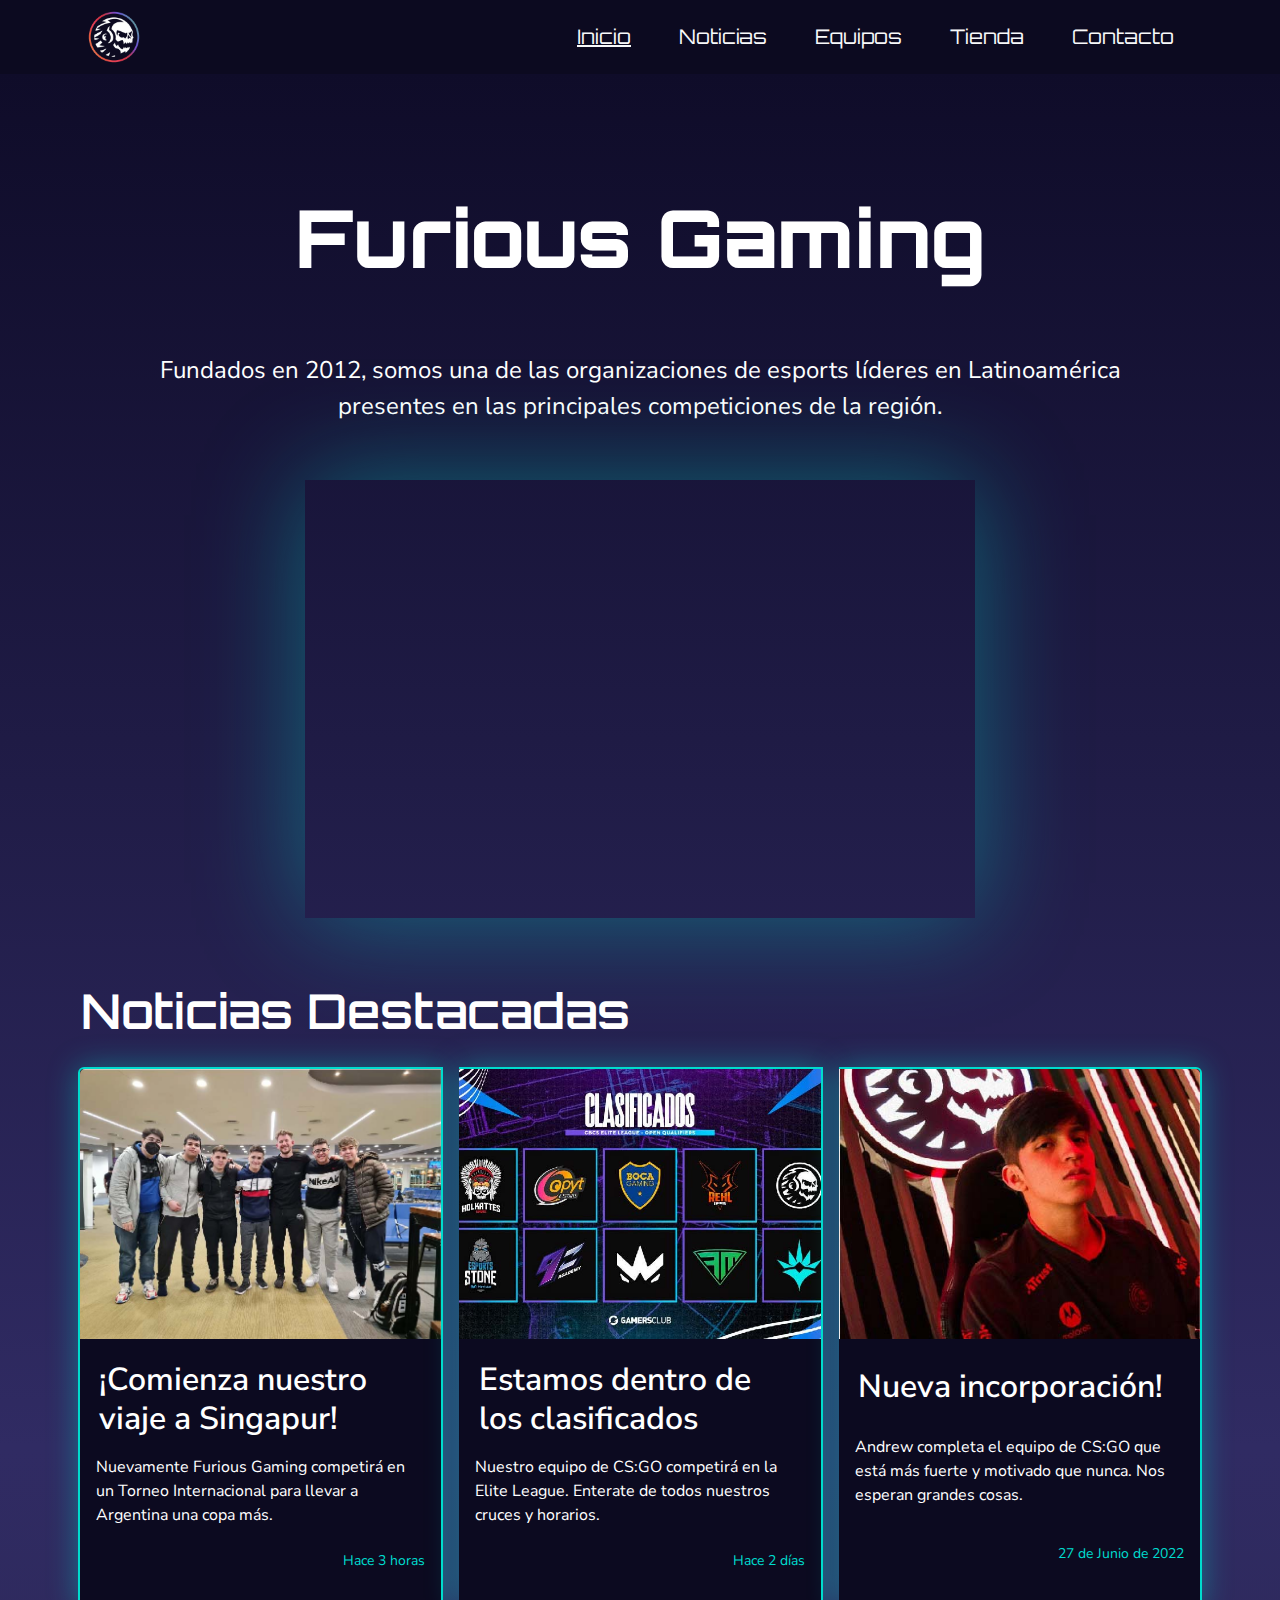
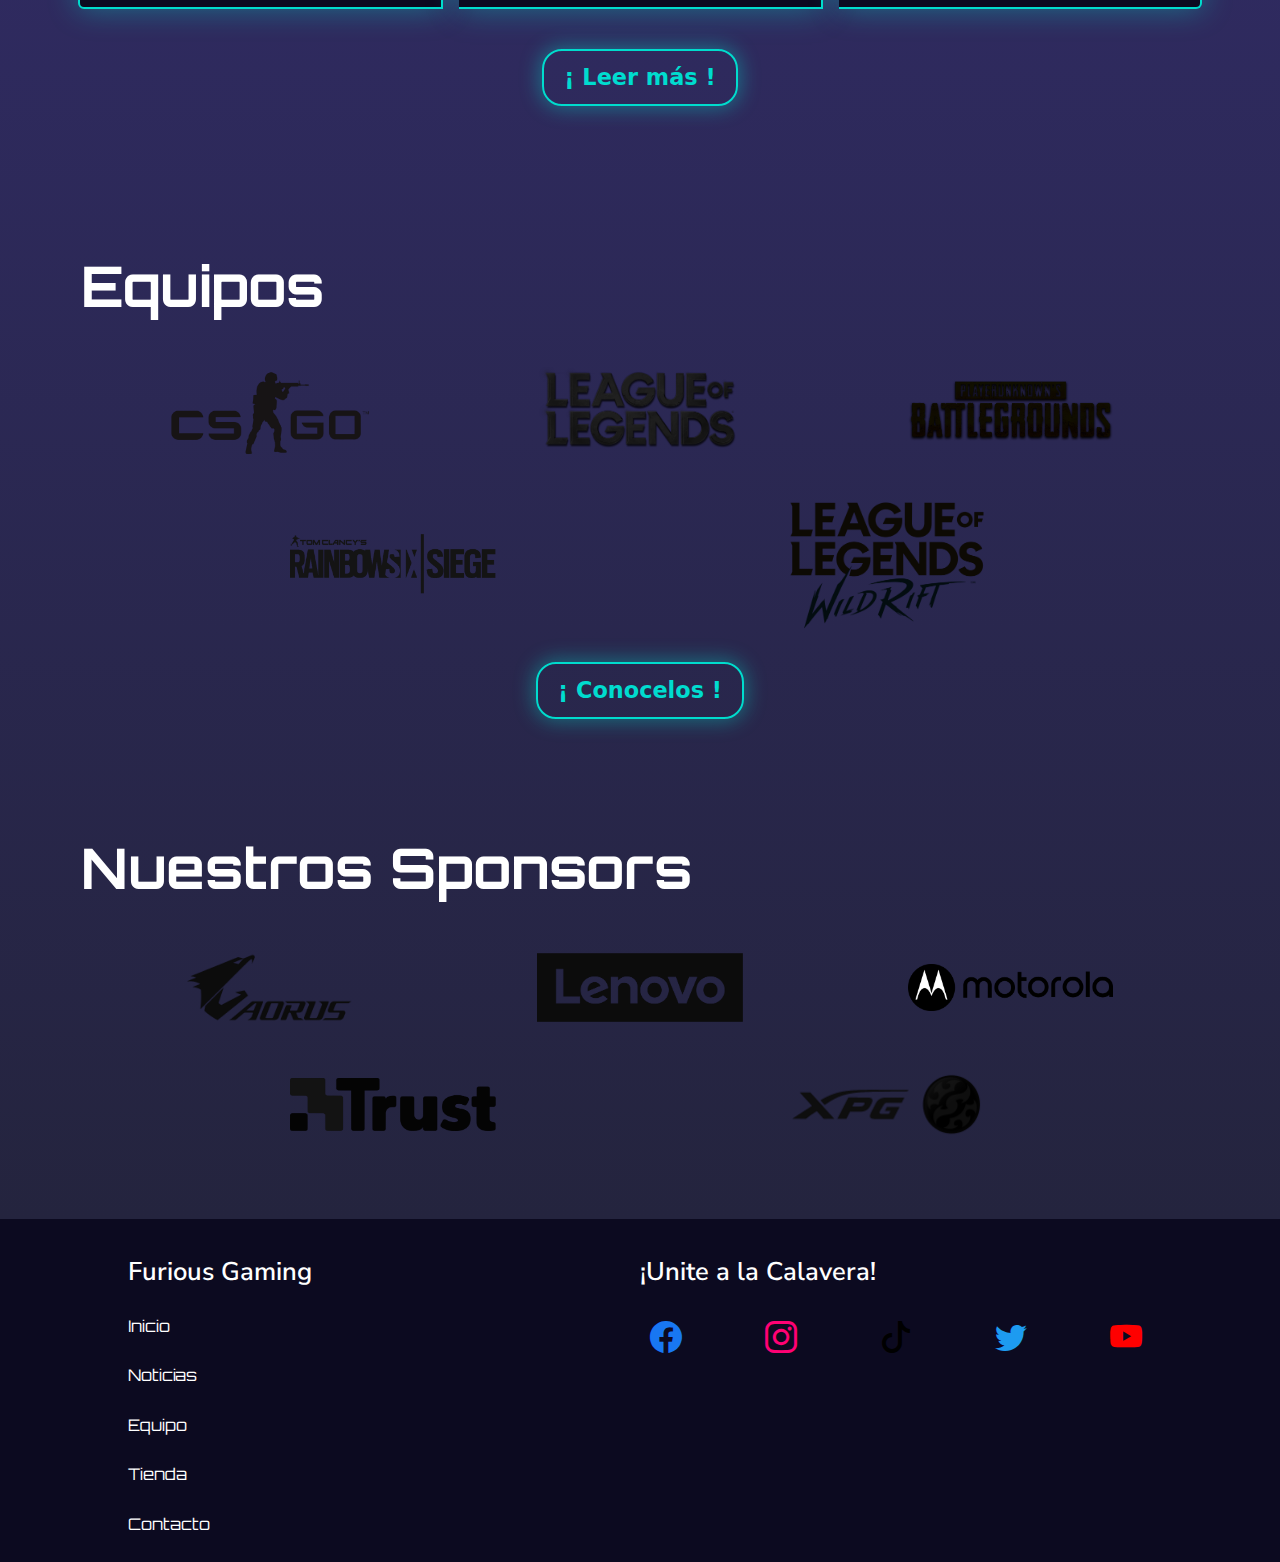
<file: index.html>
<!DOCTYPE html>
<html lang="es">
<head>
    <meta charset="UTF-8">
    <meta http-equiv="X-UA-Compatible" content="IE=edge">
    <meta name="viewport" content="width=device-width, initial-scale=1.0">
    <link rel="preconnect" href="https://fonts.googleapis.com">
    <link rel="preconnect" href="https://fonts.gstatic.com" crossorigin>
    <link href="https://fonts.googleapis.com/css2?family=Nunito+Sans:wght@300;400;600;700;800;900&family=Orbitron:wght@400;500;600;700;800;900&display=swap" rel="stylesheet">
    <link rel="stylesheet" href="./css/bootstrap.min.css">
    <link rel="stylesheet" href="https://cdn.jsdelivr.net/npm/bootstrap-icons@1.9.0/font/bootstrap-icons.css">
    <link rel="stylesheet" href="./css/style.css">
    <title>Furious Gaming - La página oficial de la calavera</title>
    <meta name="description" content="Equipo profesional de deportes electrónicos. Noticias, Equipos, Tienda y más">
</head>

<body>
    <!-- -------------------- HEADER ----------------------------->

    <header class="navbar navbar-expand-lg">

        <div class="container">

            <a class="navbar-brand" href="./index.html"> <img class="nav-image" src="./Imagenes/logo2.png" alt="logo"></a>
            <button class="navbar-toggler navbar-dark" type="button" data-bs-toggle="collapse" data-bs-target="#navbarNav" aria-controls="navbarNav" aria-expanded="false" aria-label="Toggle navigation">
            <span class="navbar-toggler-icon"></span>
            </button>

            <nav class="collapse navbar-collapse justify-content-end" id="navbarNav">

                <ul class="navbar-nav">
                    <li class="nav-item">
                        <a class="nav-link active fs-5 text-light text-center text-decoration-underline mx-3" aria-current="page" href="./index.html">Inicio</a>
                    </li>
                    <li class="nav-item">
                        <a class="nav-link fs-5 text-light text-center mx-3" href="./pages/noticias.html">Noticias</a>
                    </li>
                    <li class="nav-item">
                        <a class="nav-link fs-5 text-light text-center mx-3" href="./pages/equipos.html">Equipos</a>
                    </li>
                    <li class="nav-item">
                        <a class="nav-link fs-5 text-light text-center mx-3" href="./pages/tienda.html">Tienda</a>
                    </li>
                    <li class="nav-item">
                        <a class="nav-link fs-5 text-light text-center mx-3" href="./pages/contacto.html">Contacto</a>
                    </li>

                </ul>

            </nav>

        </div>

    </header>
    
    <!---------------------- MAIN --------------------------------->
    <main>

        <section id="hero-section" class="container py-5 text-center    justify-content-around">

                <div>
                    <article>
                        <h1>Furious Gaming</h1>
    
                        <p>Fundados en 2012, somos una de las organizaciones de esports líderes en Latinoamérica presentes en las principales competiciones de la región. </p>
                    </article>
                </div>

                <div>
                    <iframe width="100%" height="315" src="https://www.youtube.com/embed/EBoNMmgv9wk" title="YouTube video player" frameborder="0" allow="accelerometer; autoplay; clipboard-write; encrypted-media; gyroscope; picture-in-picture" allowfullscreen></iframe>
                </div>



        </section>

        <section id="seccion-noticias" class="container">

            <h2 class="text-center text-lg-start" >Noticias Destacadas</h2>

            <div class="d-flex flex-column flex-lg-row">
            
                <div class="card-group d-flex justify-content-center align-items-center flex-column flex-lg-row">
                    <div class="card text-start col-12 col-lg-4 m-2 h-100">
                        <a href="./pages/noticias.html"> <img src="./Imagenes/fotonoticia1.jpg" class="card-img-top" alt="Foto Noticia 1"> </a>
                        <div class="card-body">
                            <a href="./pages/noticias.html"> <h3 class="card-title">¡Comienza nuestro viaje a Singapur!</h3> </a>
                            <p class="card-text">Nuevamente Furious Gaming competirá en un Torneo Internacional para llevar a Argentina una copa más.</p>
                            <p class="card-text-date"><small class="text">Hace 3 horas</small></p>
                        </div>
                    </div>
                    <div class="card text-start col-12 col-lg-4 m-2 h-100">
                        <a href="./pages/noticias.html"> <img src="./Imagenes/fotonoticia2.jpg" class="card-img-top" alt="Foto Noticia 2"> </a>
                        <div class="card-body">
                            <a href=""> <h3 class="card-title">Estamos dentro de los clasificados</h3> </a>
                            <p class="card-text">Nuestro equipo de CS:GO competirá en la Elite League. Enterate de todos nuestros cruces y horarios.</p>
                            <p class="card-text-date"><small class="text">Hace 2 días</small></p>
                        </div>
                    </div>
                    <div class="card text-start col-12 col-lg-4 m-2 h-100">
                        <a href="./pages/noticias.html"> <img src="./Imagenes/fotonoticia3.jpg" class="card-img-top" alt="Foto Noticia 3"> </a>
                        <div class="card-body">
                            <a href=""><h3 class="card-title">Nueva incorporación!</h3> </a>
                            <p class="card-text">Andrew completa el equipo de CS:GO que está más fuerte y motivado que nunca. Nos esperan grandes cosas.</p>
                            <p class="card-text-date"><small class="text">27 de Junio de 2022</small></p>
                        </div>
                    </div>
                </div>
            </div>

            <div class="d-flex justify-content-center align-items-center m-5">
                <a class="boton" href="./pages/noticias.html">¡ Leer más !</a>
            </div>

        </section>


        <section id="seccion-equipos" class="container" >
            <div>
                <h2 class="display-4 fw-bold text-center text-lg-start">Equipos</h2>

            </div>

            <div class="imagenes-equipos">
                <a class="imagen-csgo" href="./pages/equipos.html"> <img src="./Imagenes/csgologo.png" alt="imagen cs go"> </a> 
                <a href="./pages/equipos.html"> <img src="./Imagenes/lollogo.png" alt="imagen league of legends"> </a>
                <a href="./pages/equipos.html"> <img src="./Imagenes/pubglogo.png" alt="imagen pubg"> </a>
                <a href="./pages/equipos.html"> <img src="./Imagenes/rainboxsixlogo.png" alt="imagen rainbow 6"> </a>
                <a href="./pages/equipos.html"> <img src="./Imagenes/wildriftlogo.png" alt="imagen wildrift"> </a>
            </div>
            
            <div class="d-flex justify-content-center align-items-center m-3">
                <a class="boton" href="./pages/equipos.html">¡ Conocelos !</a>
            </div>

        </section>
    

        <section id="seccion-sponsors" class="container">
            <div>
                <h2 class="display-4 fw-bold text-center text-lg-start">Nuestros Sponsors</h2>
            </div>

            <div class="imagenes-sponsors">
                <a href="https://www.aorus.com/es-ar" target="_blank"> <img src="./Imagenes/aoruslogo.png" alt="sponsor aorus"> </a> 
                <a href="https://www.lenovo.com/ar/es?Redirect=False" target="_blank"> <img src="./Imagenes/lenovologo.png" alt="sponsor lenovo"> </a>
                <a href="https://www.motorola.com.ar/" target="_blank"> <img src="./Imagenes/motorolalogo.png" alt="sponsor motorola"> </a>
                <a href="https://www.trust.com/es/" target="_blank"> <img src="./Imagenes/trustlogo.png" alt="sponsor trust"> </a>
                <a href="https://www.xpg.com/es/xpg/" target="_blank"> <img src="./Imagenes/xpglogo.png" alt="sponsor xpg"> </a>
            </div>


        </section>


    </main>


    <!--------------------- FOOTER -------------------------------->
    <footer>

            <section id="footer-links">
                <h3>Furious Gaming</h3>
                <ul>
                    <li> <a href="./index.html"> Inicio </a></li>
                    <li> <a href="./pages/noticias.html"> Noticias </a></li>
                    <li> <a href="./pages/equipos.html"> Equipo </a></li>
                    <li> <a href="./pages/tienda.html"> Tienda </a></li>
                    <li> <a href="./pages/contacto.html"> Contacto </a></li>
                </ul>
            </section>


            <section id="footer-redes">
                <h3>¡Unite a la Calavera!</h3>
                    <div class="iconos-redes">
                        <a href="https://www.facebook.com/FuriousGamingLA/?ref=page_internal" target="_blank"> <i class="bi-facebook"></i> </a>
                        <a href="https://www.instagram.com/FuriousGamingLA/" target="_blank"> <i class="bi-instagram"></i> </a>
                        <a href="https://www.tiktok.com/@FuriousGamingLA" target="_blank"> <i class="bi-tiktok"></i> </a>
                        <a href="https://twitter.com/FuriousGamingLA" target="_blank"> <i class="bi-twitter"></i> </a>
                        <a href="https://www.youtube.com/c/FuriousGamingLA" target="_blank"> <i class="bi-youtube"></i> </a>
                    </div>
            </section>


    </footer>

    <script src="./js/bootstrap.js"></script>
</body>

</html>
</file>
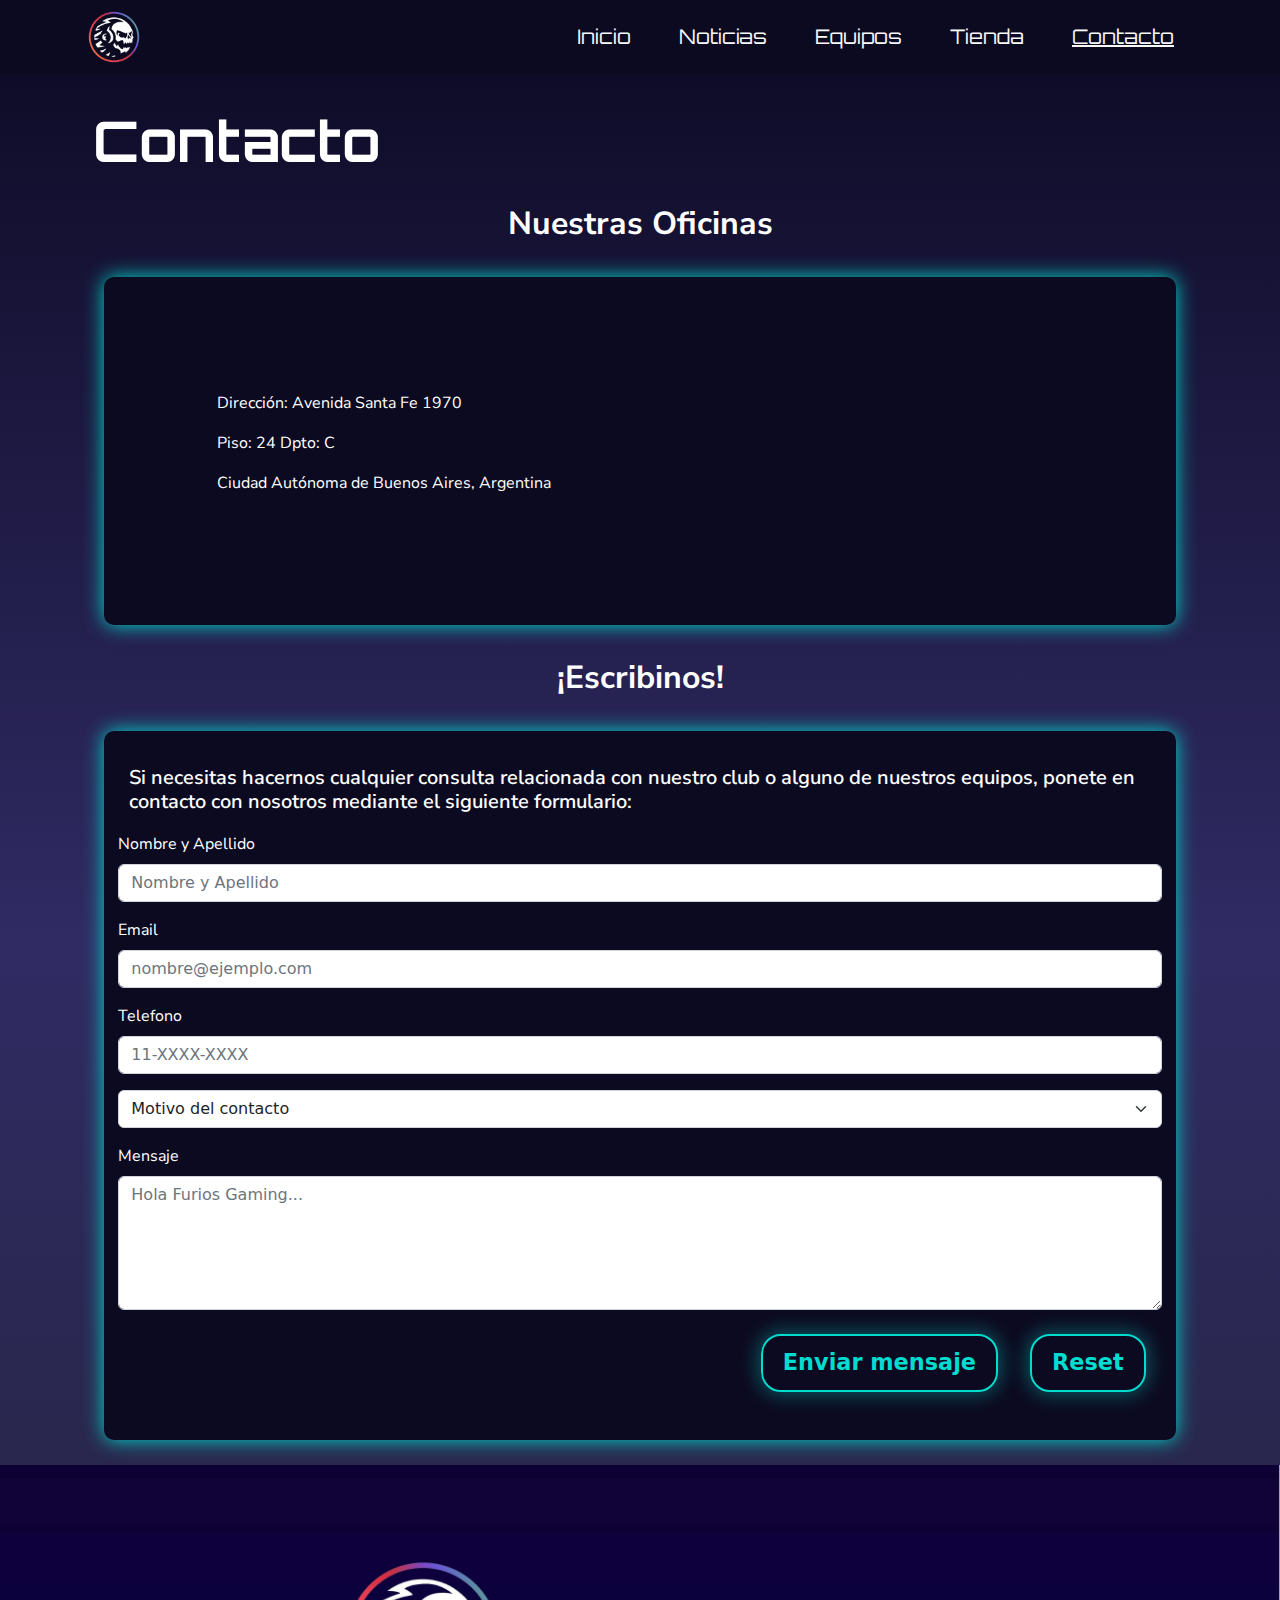
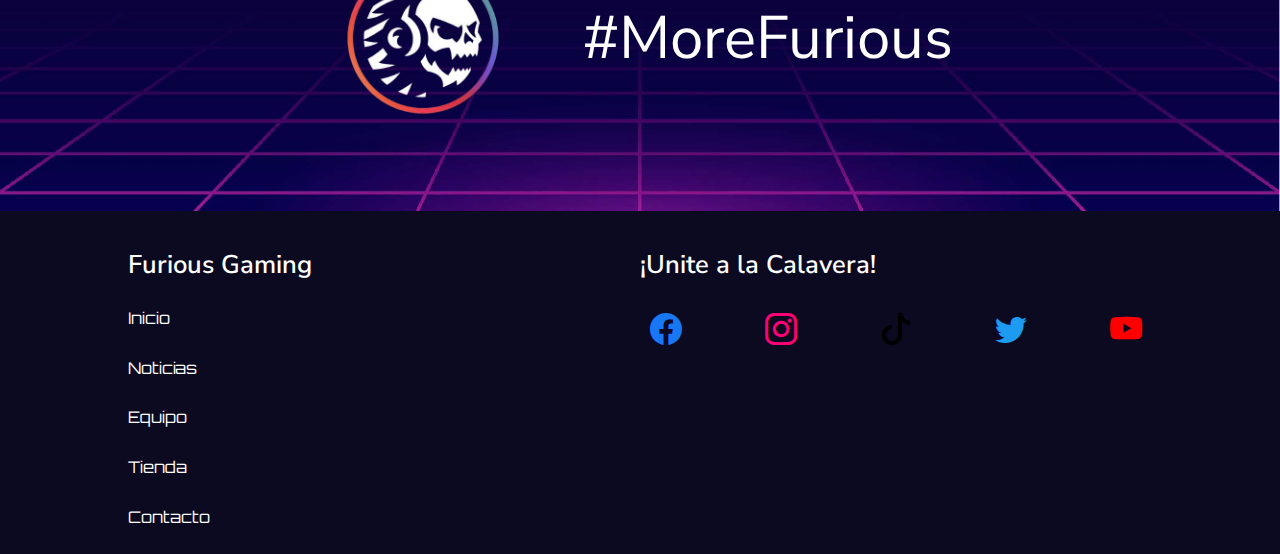
<file: pages/contacto.html>
<!DOCTYPE html>
<html lang="es">
<head>
    <meta charset="UTF-8">
    <meta http-equiv="X-UA-Compatible" content="IE=edge">
    <meta name="viewport" content="width=device-width, initial-scale=1.0">
    <link rel="preconnect" href="https://fonts.googleapis.com">
    <link rel="preconnect" href="https://fonts.gstatic.com" crossorigin>
    <link href="https://fonts.googleapis.com/css2?family=Nunito+Sans:wght@300;400;600;700;800;900&family=Orbitron:wght@400;500;600;700;800;900&display=swap" rel="stylesheet">
    <link rel="stylesheet" href="../css/bootstrap.min.css">
    <link rel="stylesheet" href="https://cdn.jsdelivr.net/npm/bootstrap-icons@1.9.0/font/bootstrap-icons.css">
    <link rel="stylesheet" href="../css/style.css">
    <title>Furious Gaming - Contacto</title>
    <meta name="description" content="¡Comunicate con nosotros! Oportunidades de negocios, notas periodísticas, dudas y consultas">
</head>

<body>
    
<!-- -------------------- HEADER ----------------------------->
<header class="navbar navbar-expand-lg">

    <div class="container">

        <a class="navbar-brand" href="../index.html"> <img class="nav-image" src="../Imagenes/logo2.png" alt="logo"></a>
        <button class="navbar-toggler navbar-dark" type="button" data-bs-toggle="collapse" data-bs-target="#navbarNav" aria-controls="navbarNav" aria-expanded="false" aria-label="Toggle navigation">
        <span class="navbar-toggler-icon"></span>
        </button>

        <nav class="collapse navbar-collapse justify-content-end" id="navbarNav">

            <ul class="navbar-nav">
                <li class="nav-item">
                    <a class="nav-link active fs-5 text-light text-center mx-3" aria-current="page" href="../index.html">Inicio</a>
                </li>
                <li class="nav-item">
                    <a class="nav-link fs-5 text-light text-center mx-3" href="./noticias.html">Noticias</a>
                </li>
                <li class="nav-item">
                    <a class="nav-link fs-5 text-light text-center mx-3" href="./equipos.html">Equipos</a>
                </li>
                <li class="nav-item">
                    <a class="nav-link fs-5 text-light text-center mx-3" href="./tienda.html">Tienda</a>
                </li>
                <li class="nav-item">
                    <a class="nav-link fs-5 text-light text-center text-decoration-underline mx-3" href="./contacto.html">Contacto</a>
                </li>

            </ul>

        </nav>

    </div>

</header>

<!------------------------ MAIN ---------------------------------->

<main>

    <section id="seccion-formulario" class="container">   

        <h2 class="display-4 fw-bold text-center text-lg-start">Contacto</h2>

        <div>

        <h3 class="display-7 fw-bold text-center">Nuestras Oficinas</h3>

            <div class="contenedor-oficinas">
            
                <article>
                    <p>Dirección: Avenida Santa Fe 1970</p>
                    <p>Piso: 24 Dpto: C</p>
                    <p>Ciudad Autónoma de Buenos Aires, Argentina</p>
                    <p></p>
                    <p></p>
                </article>

            <iframe src="https://www.google.com/maps/embed?pb=!1m18!1m12!1m3!1d1952.8673471982493!2d-58.39684367989137!3d-34.59611179393223!2m3!1f0!2f0!3f0!3m2!1i1024!2i768!4f13.1!3m3!1m2!1s0x95bccb51102ddc51%3A0x75286859c191b486!2sFurious%20Gaming%20Facility!5e0!3m2!1ses-419!2sar!4v1658007993778!5m2!1ses-419!2sar" width="400" height="300" style="border:0;" allowfullscreen="" loading="lazy" referrerpolicy="no-referrer-when-downgrade"></iframe>

            </div>
        </div>
        
        <div>
            <h3 class="display-7 fw-bold text-center">¡Escribinos!</h3>

            <div class="row contenedor-oficinas">

                <div class="col-12">

                    <h4 class="fs-5 text-center text-lg-start"> Si necesitas hacernos cualquier consulta relacionada con nuestro club o alguno de nuestros equipos, ponete en contacto con nosotros mediante el siguiente formulario:</h4>

                    <form action="">

                        <div class="mb-3">
                            <label for="exampleFormControlInput1" class="form-label">Nombre y Apellido</label>
                            <input type="text" class="form-control" id="exampleFormControlInput1" placeholder="Nombre y Apellido">
                        </div>

                        <div class="mb-3">
                            <label for="exampleFormControlInput1" class="form-label">Email</label>
                            <input type="email" class="form-control" id="exampleFormControlInput1" placeholder="nombre@ejemplo.com">
                        </div>

                        <div class="mb-3">
                            <label for="exampleFormControlInput1" class="form-label">Telefono</label>
                            <input type="tel" class="form-control" id="exampleFormControlInput1" placeholder="11-XXXX-XXXX">
                        </div>

                        <select class="form-select my-3" aria-label="Default select example">
                            <option selected>Motivo del contacto</option>
                            <option value="1">Prensa</option>
                            <option value="2">Publicidad</option>
                            <option value="3">Consultas varias</option>
                        </select>

                        <div class="mb-3">
                            <label for="exampleFormControlTextarea1" class="form-label">Mensaje</label>
                            <textarea class="form-control" id="exampleFormControlTextarea1" rows="5" placeholder="Hola Furios Gaming..."></textarea>
                        </div>

                        <div class="d-flex justify-content-end align-items-center my-4">
                            <input class="boton mx-3" type="submit" value="Enviar mensaje">
                            <input class="boton mx-3" type="reset">
                        </div>

                    </form>

                </div>

            </div>
        </div>
    </section>

    <section class="banner-secciones">
        <img src="../Imagenes/logo2.png" alt="Imagen del logo en el banner">
        <p>#MoreFurious</p>
    </section>

    </main>


    <!--------------------- FOOTER -------------------------------->
    <footer>

        <section id="footer-links">
            <h3>Furious Gaming</h3>
            <ul>
                <li> <a href="../index.html"> Inicio </a></li>
                <li> <a href="./noticias.html"> Noticias </a></li>
                <li> <a href="./equipos.html"> Equipo </a></li>
                <li> <a href="./tienda.html"> Tienda </a></li>
                <li> <a href="./contacto.html"> Contacto </a></li>
            </ul>
        </section>


        <section id="footer-redes">
            <h3>¡Unite a la Calavera!</h3>
                <div class="iconos-redes">
                <a href="https://www.facebook.com/FuriousGamingLA/?ref=page_internal" target="_blank"> <i class="bi-facebook"></i> </a>
                <a href="https://www.instagram.com/FuriousGamingLA/" target="_blank"> <i class="bi-instagram"></i> </a>
                <a href="https://www.tiktok.com/@FuriousGamingLA" target="_blank"> <i class="bi-tiktok"></i> </a>
                <a href="https://twitter.com/FuriousGamingLA" target="_blank"> <i class="bi-twitter"></i> </a>
                <a href="https://www.youtube.com/c/FuriousGamingLA" target="_blank"> <i class="bi-youtube"></i> </a>
                </div>
        </section>


    </footer>

<script src="../js/bootstrap.js"></script>
</body>

</html>
</file>
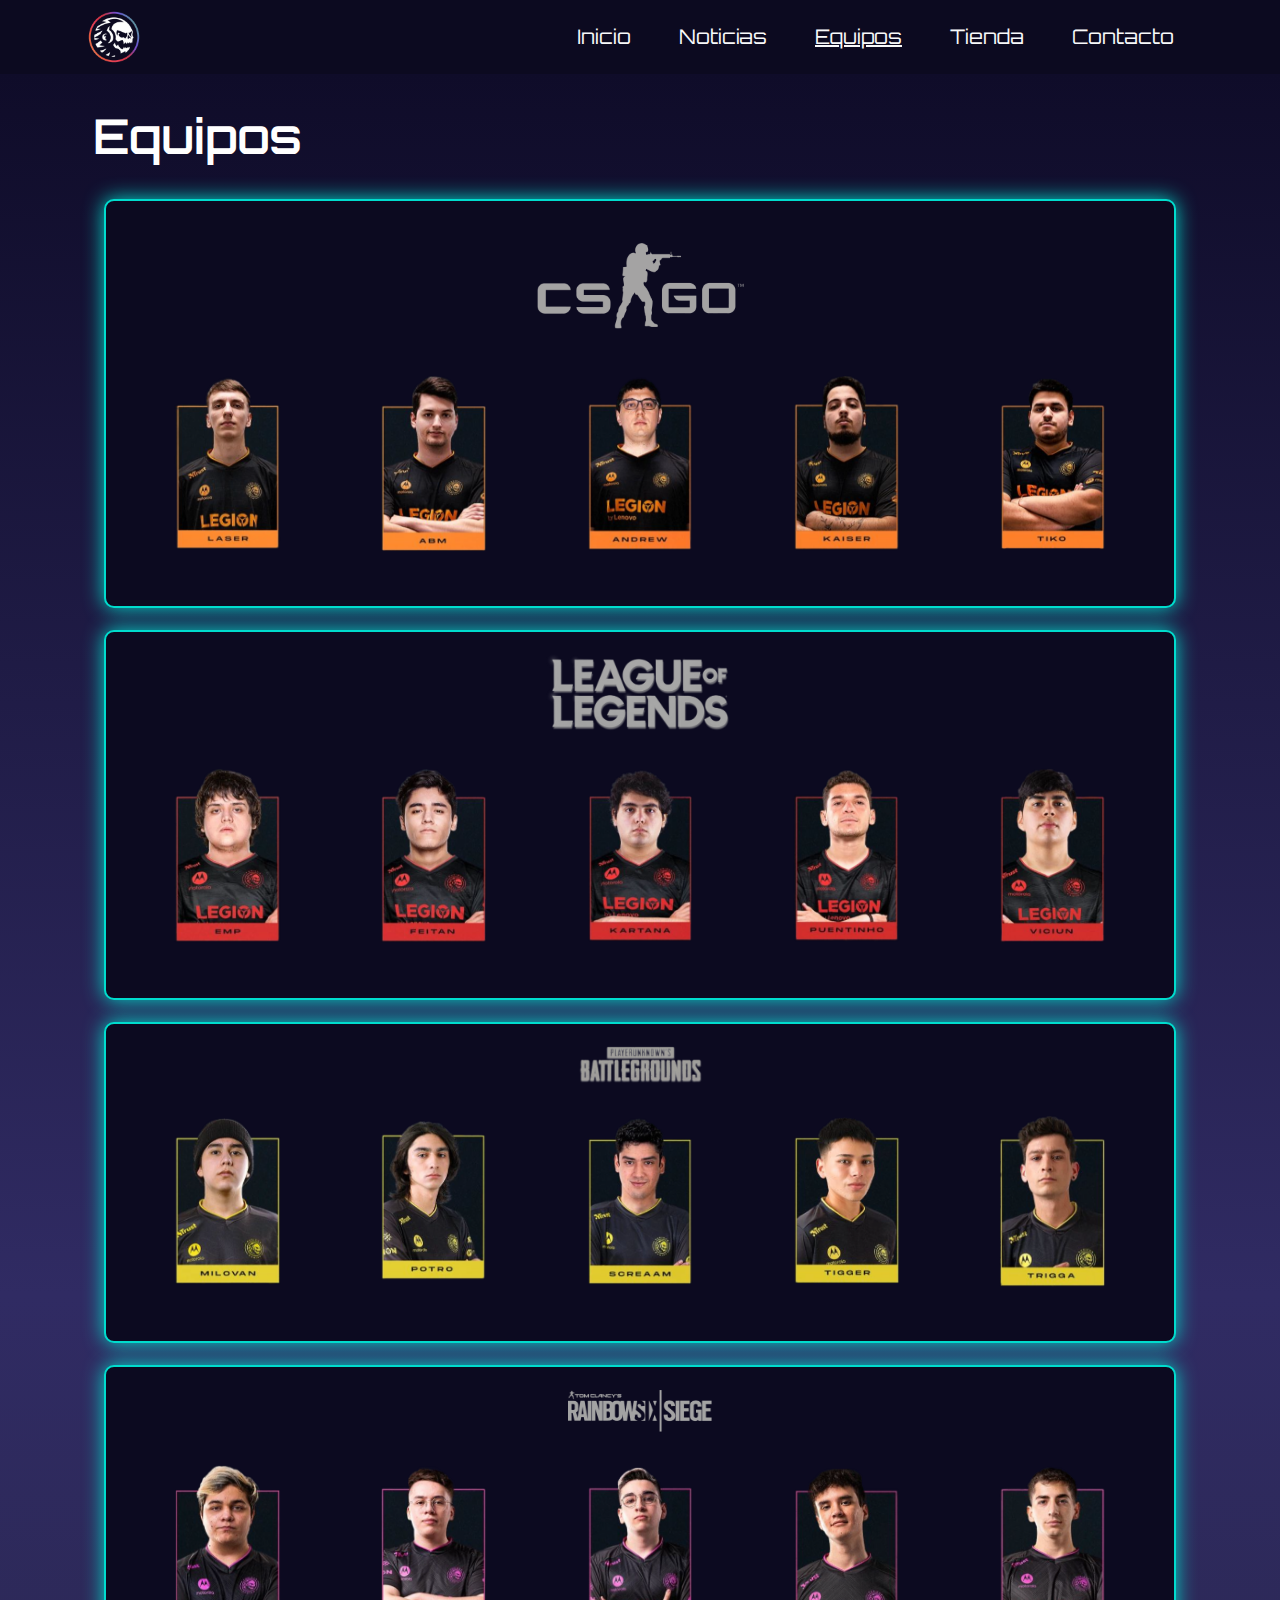
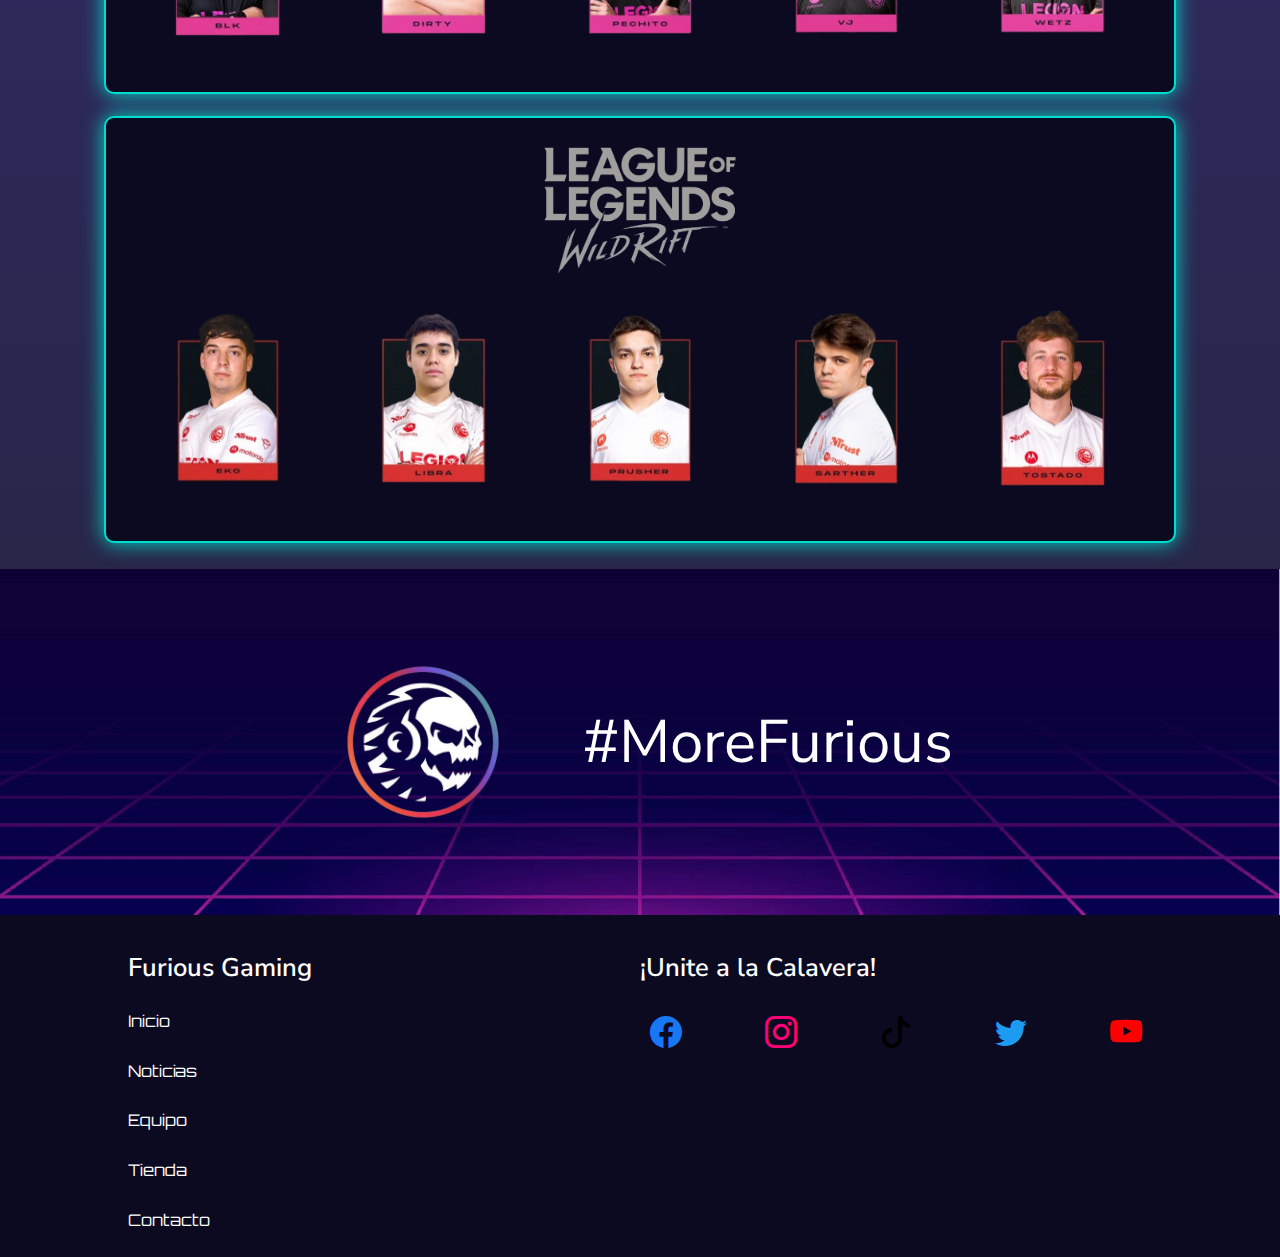
<file: pages/equipos.html>
<!DOCTYPE html>
<html lang="es">
<head>
    <meta charset="UTF-8">
    <meta http-equiv="X-UA-Compatible" content="IE=edge">
    <meta name="viewport" content="width=device-width, initial-scale=1.0">
    <link rel="preconnect" href="https://fonts.googleapis.com">
    <link rel="preconnect" href="https://fonts.gstatic.com" crossorigin>
    <link href="https://fonts.googleapis.com/css2?family=Nunito+Sans:wght@300;400;600;700;800;900&family=Orbitron:wght@400;500;600;700;800;900&display=swap" rel="stylesheet">
    <link rel="stylesheet" href="../css/bootstrap.min.css">
    <link rel="stylesheet" href="https://cdn.jsdelivr.net/npm/bootstrap-icons@1.9.0/font/bootstrap-icons.css">
    <link rel="stylesheet" href="../css/style.css">
    <title>Furious Gaming - Equipos</title>
    <meta name="description" content="Conocé a todos nuestros jugadores profesionales. Lol, Cs.go, PUBG, Rainbow 6 y Wildrift">
</head>

<body>
    
<!-- -------------------- HEADER ----------------------------->
<header class="navbar navbar-expand-lg">

    <div class="container">

        <a class="navbar-brand" href="../index.html"> <img class="nav-image" src="../Imagenes/logo2.png" alt="logo"></a>
        <button class="navbar-toggler navbar-dark" type="button" data-bs-toggle="collapse" data-bs-target="#navbarNav" aria-controls="navbarNav" aria-expanded="false" aria-label="Toggle navigation">
        <span class="navbar-toggler-icon"></span>
        </button>

        <nav class="collapse navbar-collapse justify-content-end" id="navbarNav">

            <ul class="navbar-nav">
                <li class="nav-item">
                    <a class="nav-link active fs-5 text-light text-center mx-3" aria-current="page" href="../index.html">Inicio</a>
                </li>
                <li class="nav-item">
                    <a class="nav-link fs-5 text-light text-center mx-3" href="./noticias.html">Noticias</a>
                </li>
                <li class="nav-item">
                    <a class="nav-link fs-5 text-light text-center text-decoration-underline mx-3" href="./equipos.html">Equipos</a>
                </li>
                <li class="nav-item">
                    <a class="nav-link fs-5 text-light text-center mx-3" href="./tienda.html">Tienda</a>
                </li>
                <li class="nav-item">
                    <a class="nav-link fs-5 text-light text-center mx-3" href="./contacto.html">Contacto</a>
                </li>

            </ul>

        </nav>

    </div>

</header>

<!------------------------ MAIN ---------------------------------->
  <main>

    <section class="container">

      <h2>Equipos</h2>

      <div class="equipos-contenedor">
        <div class="equipos-juegos">
            <img src="../Imagenes/csgologoblanco.png" alt="Equipo Csgo">
        </div>

        <div class="equipos-jugadores">
          <img class="foto-jugadores" src="../Imagenes/csgo/laser.png" alt="Foto Laser">
          <img class="foto-jugadores" src="../Imagenes/csgo/abm.png" alt=" Foto Abm">
          <img class="foto-jugadores" src="../Imagenes/csgo/andrew.png" alt="Foto Andrew">
          <img class="foto-jugadores" src="../Imagenes/csgo/kaiser.png" alt="Foto Kaiser">
          <img class="foto-jugadores" src="../Imagenes/csgo/tiko.png" alt="Foto Tiko">
        </div>
      </div>

      <div class="equipos-contenedor">
        <div class="equipos-juegos">
            <img src="../Imagenes/lollogoblanco.png" alt="Equipo league of legends">
        </div>

        <div class="equipos-jugadores">
          <img class="foto-jugadores" src="../Imagenes/lol/emp.png" alt="Foto Emp">
          <img class="foto-jugadores" src="../Imagenes/lol/feitan.png" alt="Foto Feitan">
          <img class="foto-jugadores" src="../Imagenes/lol/kartana.png" alt="Foto Kartana">
          <img class="foto-jugadores" src="../Imagenes/lol/puentinho.png" alt="Foto Puentinho">
          <img class="foto-jugadores" src="../Imagenes/lol/viciun.png" alt="Foto Viciun">
        </div>
      </div>

      <div class="equipos-contenedor">
        <div class="equipos-juegos">
            <img src="../Imagenes/pubglogoblanco.png" alt="Equipo PUBG">
        </div>

        <div class="equipos-jugadores">
          <img class="foto-jugadores" src="../Imagenes/pubg/milovan.png" alt="Foto Milovan">
          <img class="foto-jugadores" src="../Imagenes/pubg/potro.png" alt="Foto Potro">
          <img class="foto-jugadores" src="../Imagenes/pubg/screaam.png" alt="Foto Screaam">
          <img class="foto-jugadores" src="../Imagenes/pubg/tigger.png" alt="Foto Tigger">
          <img class="foto-jugadores" src="../Imagenes/pubg/trigga.png" alt="Foto Trigga">
        </div>
      </div>

      <div class="equipos-contenedor">
        <div class="equipos-juegos">
            <img src="../Imagenes/rainboxsixlogoblanco.png" alt="Equipo Rainbow Six">
        </div>

        <div class="equipos-jugadores">
          <img class="foto-jugadores" src="../Imagenes/r6/blk.png" alt="Foto Blk">
          <img class="foto-jugadores" src="../Imagenes/r6/dirty.png" alt="Foto Dirty">
          <img class="foto-jugadores" src="../Imagenes/r6/pechito.png" alt="Foto Pechito">
          <img class="foto-jugadores" src="../Imagenes/r6/vj.png" alt="Foto Vj">
          <img class="foto-jugadores" src="../Imagenes/r6/wetz.png" alt="Foto Wetz">
        </div>
      </div>

      <div class="equipos-contenedor">
        <div class="equipos-juegos">
            <img src="../Imagenes/wildriftlogoblanco.png" alt="Equipo Wild Rift">
        </div>

        <div class="equipos-jugadores">
          <img class="foto-jugadores" src="../Imagenes/wildrift/eko.png" alt="Foto Eko">
          <img class="foto-jugadores" src="../Imagenes/wildrift/Libra2.png" alt="Foto Libra">
          <img class="foto-jugadores" src="../Imagenes/wildrift/prusher.png" alt="Foto Prusher">
          <img class="foto-jugadores" src="../Imagenes/wildrift/sarther.png" alt="Foto Sarther">
          <img class="foto-jugadores" src="../Imagenes/wildrift/tostado.png" alt="Foto Tostado">
        </div>
      </div>

    </section>

    <section class="banner-secciones">
      <img src="../Imagenes/logo2.png" alt="Imagen del logo en el banner">
      <p>#MoreFurious</p>
  </section>


  </main>



<!--------------------- FOOTER -------------------------------->
  <footer>

    <section id="footer-links">
      <h3>Furious Gaming</h3>
        <ul>
            <li> <a href="../index.html"> Inicio </a></li>
            <li> <a href="./noticias.html"> Noticias </a></li>
            <li> <a href="./equipos.html"> Equipo </a></li>
            <li> <a href="./tienda.html"> Tienda </a></li>
            <li> <a href="./contacto.html"> Contacto </a></li>
        </ul>
    </section>


    <section id="footer-redes">
      <h3>¡Unite a la Calavera!</h3>
          <div class="iconos-redes">
          <a href="https://www.facebook.com/FuriousGamingLA/?ref=page_internal" target="_blank"> <i class="bi-facebook"></i> </a>
          <a href="https://www.instagram.com/FuriousGamingLA/" target="_blank"> <i class="bi-instagram"></i> </a>
          <a href="https://www.tiktok.com/@FuriousGamingLA" target="_blank"> <i class="bi-tiktok"></i> </a>
          <a href="https://twitter.com/FuriousGamingLA" target="_blank"> <i class="bi-twitter"></i> </a>
          <a href="https://www.youtube.com/c/FuriousGamingLA" target="_blank"> <i class="bi-youtube"></i> </a>
          </div>
    </section>


  </footer>

  <script src="../js/bootstrap.js"></script>
</body>

</html>
</file>
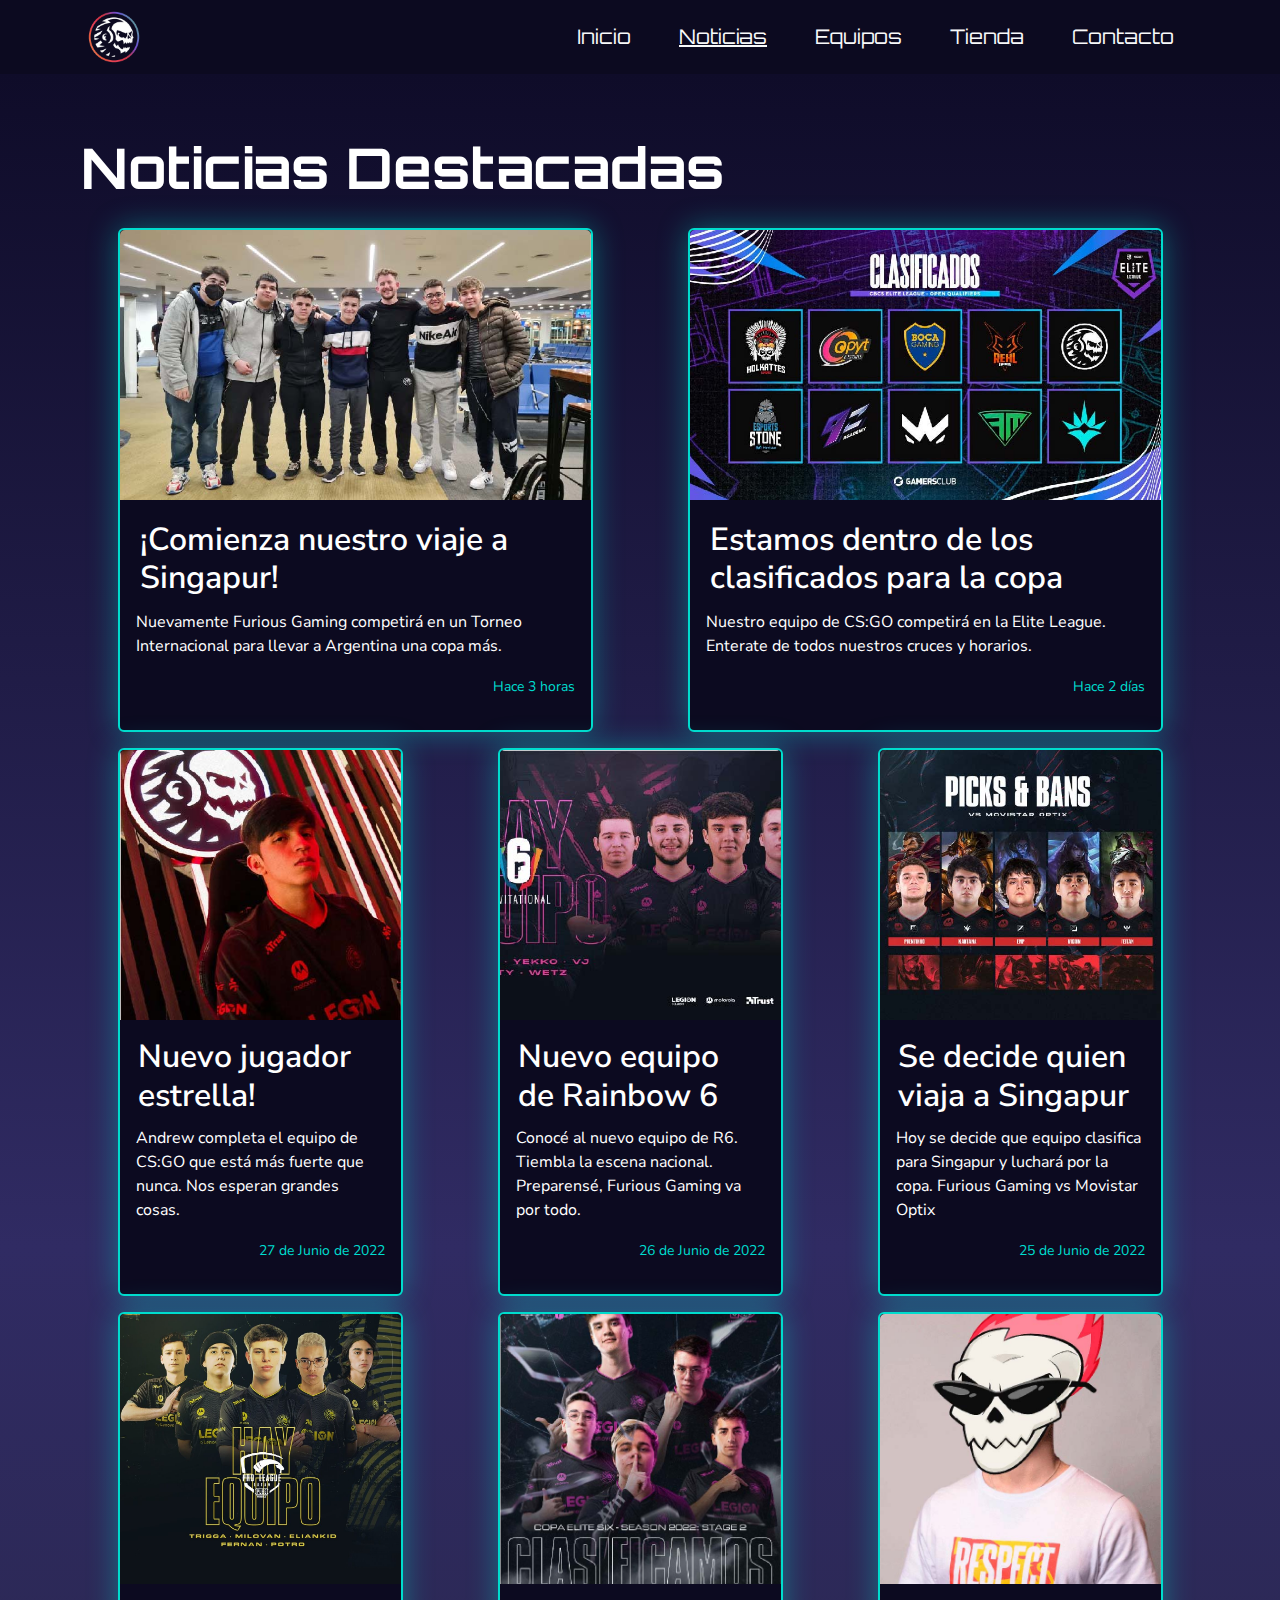
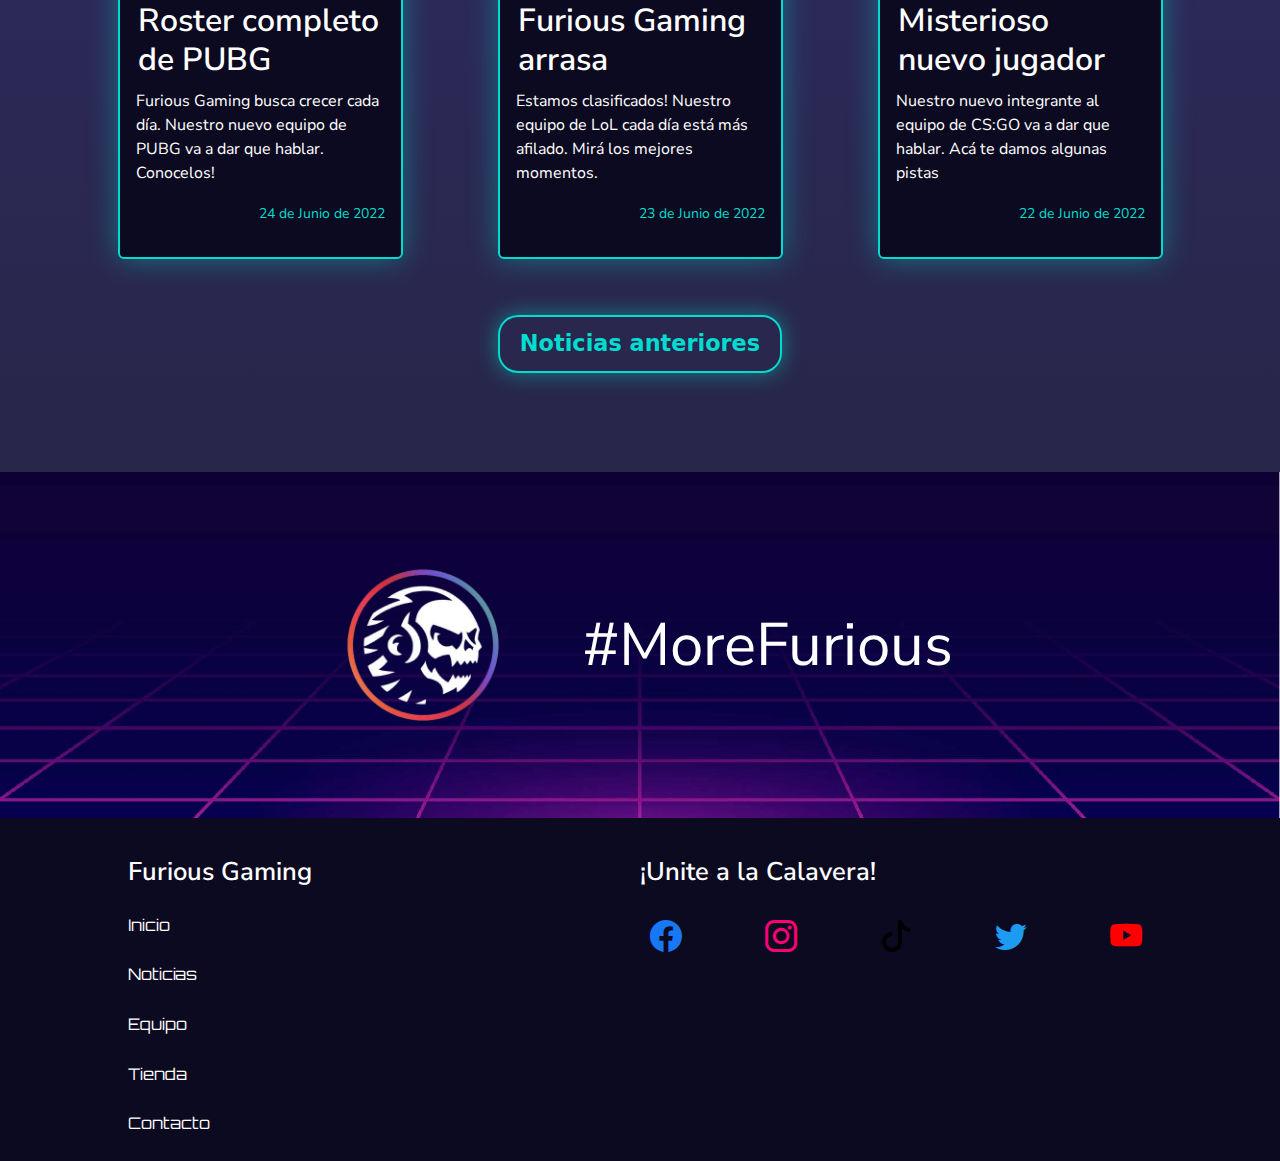
<file: pages/noticias.html>
<!DOCTYPE html>
<html lang="es">
<head>
    <meta charset="UTF-8">
    <meta http-equiv="X-UA-Compatible" content="IE=edge">
    <meta name="viewport" content="width=device-width, initial-scale=1.0">
    <link rel="preconnect" href="https://fonts.googleapis.com">
    <link rel="preconnect" href="https://fonts.gstatic.com" crossorigin>
    <link href="https://fonts.googleapis.com/css2?family=Nunito+Sans:wght@300;400;600;700;800;900&family=Orbitron:wght@400;500;600;700;800;900&display=swap" rel="stylesheet">
    <link rel="stylesheet" href="../css/bootstrap.min.css">
    <link rel="stylesheet" href="https://cdn.jsdelivr.net/npm/bootstrap-icons@1.9.0/font/bootstrap-icons.css">
    <link rel="stylesheet" href="../css/style.css">
    <title>Furious Gaming - Noticias</title>
    <meta name="description" content="Enterate de todas las novedades de nuestros jugadores, equipos y torneos">
</head>

<body>
    
  <!-- -------------------- HEADER ----------------------------->
  <header class="navbar navbar-expand-lg">

    <div class="container">

        <a class="navbar-brand" href="../index.html"> <img class="nav-image" src="../Imagenes/logo2.png" alt="logo"></a>
        <button class="navbar-toggler navbar-dark" type="button" data-bs-toggle="collapse" data-bs-target="#navbarNav" aria-controls="navbarNav" aria-expanded="false" aria-label="Toggle navigation">
        <span class="navbar-toggler-icon"></span>
        </button>

        <nav class="collapse navbar-collapse justify-content-end" id="navbarNav">

            <ul class="navbar-nav">
                <li class="nav-item">
                    <a class="nav-link active fs-5 text-light text-center mx-3" aria-current="page" href="../index.html">Inicio</a>
                </li>
                <li class="nav-item">
                    <a class="nav-link fs-5 text-light text-center text-decoration-underline mx-3" href="./noticias.html">Noticias</a>
                </li>
                <li class="nav-item">
                    <a class="nav-link fs-5 text-light text-center mx-3" href="./equipos.html">Equipos</a>
                </li>
                <li class="nav-item">
                    <a class="nav-link fs-5 text-light text-center mx-3" href="./tienda.html">Tienda</a>
                </li>
                <li class="nav-item">
                    <a class="nav-link fs-5 text-light text-center mx-3" href="./contacto.html">Contacto</a>
                </li>

            </ul>

        </nav>

    </div>

</header>

<!------------------------ MAIN ---------------------------------->
<main>

    <section id="pagina-noticias" class="container">

        <h2 class="display-4 fw-bold text-center text-lg-start">Noticias Destacadas</h2>

        <div class="d-flex flex-column flex-lg-row flex-wrap justify-content-around align-content-center">
            
                <div class="card text-start col-12 col-lg-5 m-2 h-100">
                    <a href="./error404.html"> <img src="../Imagenes/fotonoticia1.jpg" class="card-img-top" alt="Foto Noticia 1"> </a>
                    <div class="card-body">
                        <a href="./error404.html"> <h3 class="card-title">¡Comienza nuestro viaje a Singapur!</h3></a>
                        <p>Nuevamente Furious Gaming competirá en un Torneo Internacional para llevar a Argentina una copa más.</p>
                        <p class="card-text-date"><small class="text">Hace 3 horas</small></p>
                    </div>
                </div>

                <div class="card text-start col-12 col-lg-5 m-2 h-100">
                    <a href="./error404.html"> <img src="../Imagenes/fotonoticia2.jpg" class="card-img-top" alt="Foto Noticia 2"> </a>
                    <div class="card-body">
                        <a href="./error404.html"> <h3 class="card-title">Estamos dentro de los clasificados para la copa</h3> </a>
                        <p>Nuestro equipo de CS:GO competirá en la Elite League. Enterate de todos nuestros cruces y horarios.</p>
                        <p class="card-text-date"><small class="text">Hace 2 días</small></p>
                    </div>
                </div>

                <div class="card text-start col-12 col-lg-3 m-2 h-100">
                    <a href="./error404.html"> <img src="../Imagenes/fotonoticia3.jpg" class="card-img-top" alt="Foto Noticia 3"> </a>
                    <div class="card-body">
                        <a href="./error404.html"><h3 class="card-title">Nuevo jugador estrella!</h3> </a>
                        <p>Andrew completa el equipo de CS:GO que está más fuerte que nunca. Nos esperan grandes cosas.</p>
                        <p class="card-text-date"><small class="text">27 de Junio de 2022</small></p>
                    </div>
                </div>

                <div class="card text-start col-12 col-lg-3 m-2 h-100">
                    <a href="./error404.html"> <img src="../Imagenes/fotonoticia4.jpg" class="card-img-top" alt="Foto Noticia 4"> </a>
                    <div class="card-body">
                        <a href="./error404.html"> <h3 class="card-title">Nuevo equipo de Rainbow 6</h3> </a>
                        <p>Conocé al nuevo equipo de R6. Tiembla la escena nacional. Preparensé, Furious Gaming va por todo.</p>
                        <p class="card-text-date"><small class="text">26 de Junio de 2022</small></p>
                    </div>
                </div>

                <div class="card text-start col-12 col-lg-3 m-2 h-100">
                    <a href="./error404.html"> <img src="../Imagenes/fotonoticia5.jpg" class="card-img-top" alt="Foto Noticia 5"> </a>
                    <div class="card-body">
                        <a href="./error404.html"> <h3 class="card-title">Se decide quien viaja a Singapur</h3></a>
                        <p>Hoy se decide que equipo clasifica para Singapur y luchará por la copa. Furious Gaming vs Movistar Optix</p>
                        <p class="card-text-date"><small class="text">25 de Junio de 2022</small></p>
                    </div>
                </div>

                <div class="card text-start col-12 col-lg-3 m-2 h-100">
                    <a href="./error404.html"> <img src="../Imagenes/fotonoticia6.jpg" class="card-img-top" alt="Foto Noticia 6"> </a>
                    <div class="card-body">
                        <a href="./error404.html"><h3 class="card-title">Roster completo de PUBG</h3> </a>
                        <p>Furious Gaming busca crecer cada día. Nuestro nuevo equipo de PUBG va a dar que hablar. Conocelos!</p>
                        <p class="card-text-date"><small class="text">24 de Junio de 2022</small></p>
                    </div>
                </div>

                <div class="card text-start col-12 col-lg-3 m-2 h-100">
                    <a href="./error404.html"> <img src="../Imagenes/fotonoticia7.jpg" class="card-img-top" alt="Foto Noticia 7"> </a>
                    <div class="card-body">
                        <a href="./error404.html"> <h3 class="card-title">Furious Gaming arrasa</h3> </a>
                        <p>Estamos clasificados! Nuestro equipo de LoL cada día está más afilado. Mirá los mejores momentos.</p>
                        <p class="card-text-date"><small class="text">23 de Junio de 2022</small></p>
                    </div>
                </div>

                <div class="card text-start col-12 col-lg-3 m-2 h-100">
                    <a href="./error404.html"> <img src="../Imagenes/fotonoticia8.jpg" class="card-img-top" alt="Foto Noticia 8"> </a>
                    <div class="card-body">
                        <a href="./error404.html"><h3 class="card-title">Misterioso nuevo jugador</h3> </a>
                        <p>Nuestro nuevo integrante al equipo de CS:GO va a dar que hablar. Acá te damos algunas pistas</p>
                        <p class="card-text-date"><small class="text">22 de Junio de 2022</small></p>
                    </div>
                </div>

        </div>

        <div class="d-flex justify-content-center align-items-center m-5">
            <a class="boton" href="./error404.html">Noticias anteriores</a>
        </div>

    </section>

    <section class="banner-secciones">
        <img src="../Imagenes/logo2.png" alt="Imagen del logo en el banner">
        <p>#MoreFurious</p>
    </section>

</main>



    <!--------------------- FOOTER -------------------------------->
    <footer>

        <section id="footer-links">
            <h3>Furious Gaming</h3>
            <ul>
                <li> <a href="../index.html"> Inicio </a></li>
                <li> <a href="./noticias.html"> Noticias </a></li>
                <li> <a href="./equipos.html"> Equipo </a></li>
                <li> <a href="./tienda.html"> Tienda </a></li>
                <li> <a href="./contacto.html"> Contacto </a></li>
            </ul>
        </section>


        <section id="footer-redes">
            <h3>¡Unite a la Calavera!</h3>
                <div class="iconos-redes">
                <a href="https://www.facebook.com/FuriousGamingLA/?ref=page_internal" target="_blank"> <i class="bi-facebook"></i> </a>
                <a href="https://www.instagram.com/FuriousGamingLA/" target="_blank"> <i class="bi-instagram"></i> </a>
                <a href="https://www.tiktok.com/@FuriousGamingLA" target="_blank"> <i class="bi-tiktok"></i> </a>
                <a href="https://twitter.com/FuriousGamingLA" target="_blank"> <i class="bi-twitter"></i> </a>
                <a href="https://www.youtube.com/c/FuriousGamingLA" target="_blank"> <i class="bi-youtube"></i> </a>
                </div>
        </section>


    </footer>

    <script src="../js/bootstrap.js"></script>
</body>

</html>
</file>
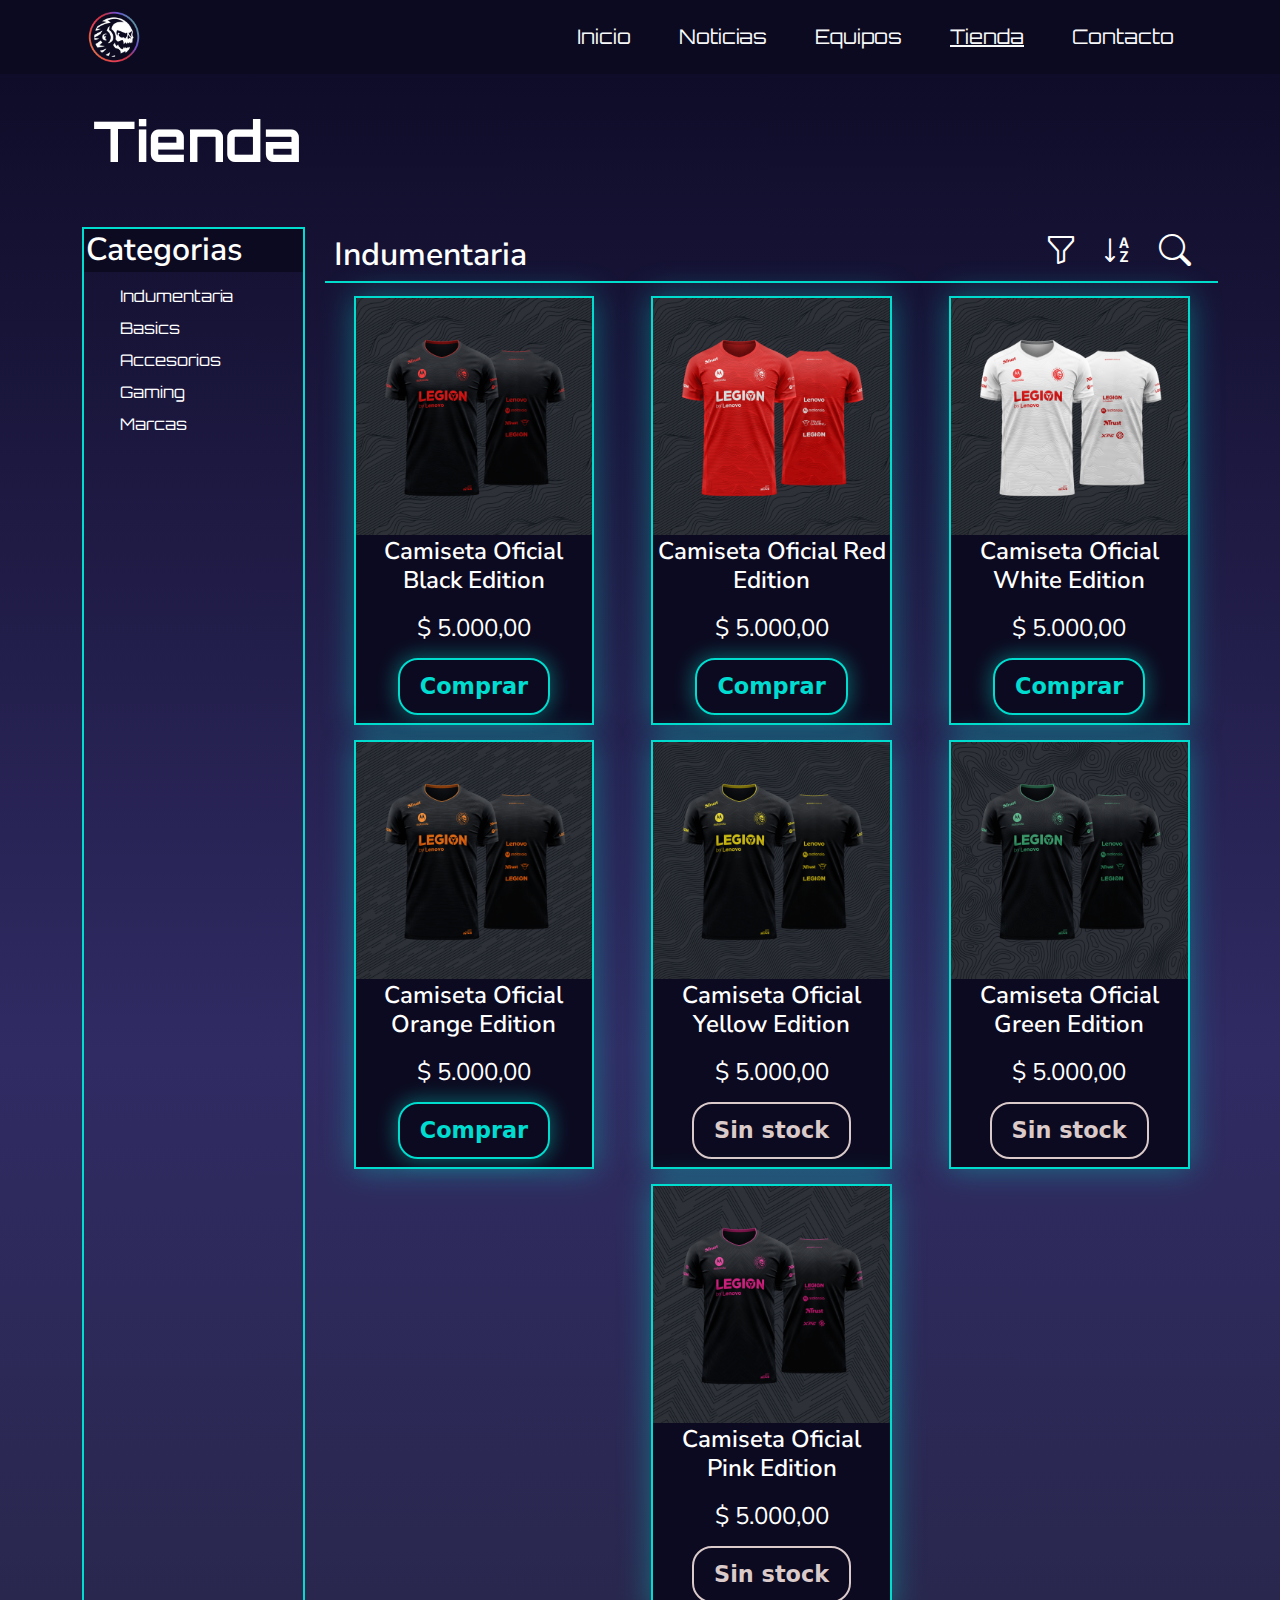
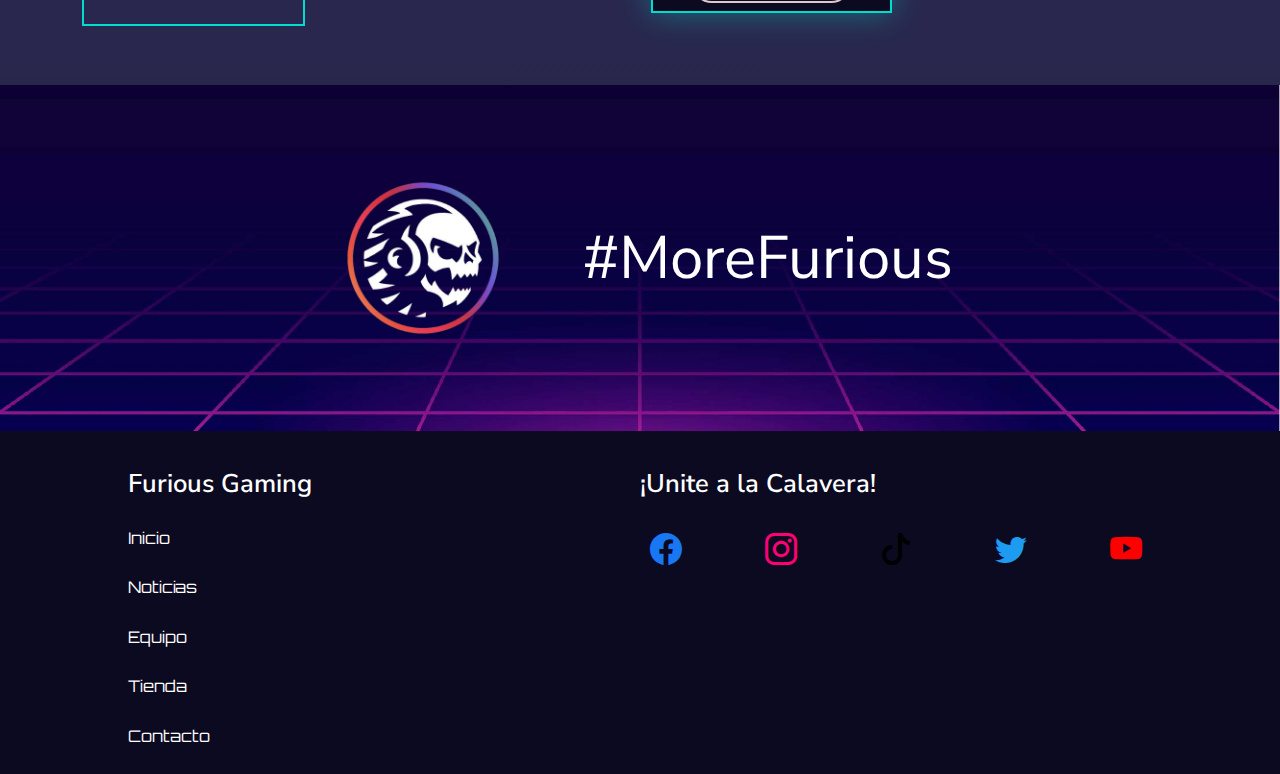
<file: pages/tienda.html>
<!DOCTYPE html>
<html lang="es">
<head>
    <meta charset="UTF-8">
    <meta http-equiv="X-UA-Compatible" content="IE=edge">
    <meta name="viewport" content="width=device-width, initial-scale=1.0">
    <link rel="preconnect" href="https://fonts.googleapis.com">
    <link rel="preconnect" href="https://fonts.gstatic.com" crossorigin>
    <link href="https://fonts.googleapis.com/css2?family=Nunito+Sans:wght@300;400;600;700;800;900&family=Orbitron:wght@400;500;600;700;800;900&display=swap" rel="stylesheet">
    <link rel="stylesheet" href="../css/bootstrap.min.css">
    <link rel="stylesheet" href="https://cdn.jsdelivr.net/npm/bootstrap-icons@1.9.0/font/bootstrap-icons.css">
    <link rel="stylesheet" href="../css/style.css">
    <title>Furious Gaming - Tienda</title>
    <meta name="description" content="Tienda Oficial de Furious Gaming. Productos oficiales, perifericos, accesorios gamers y más. Envios a todo el mundo.">
</head>

<body>
    
  <!-- -------------------- HEADER ----------------------------->
  <header class="navbar navbar-expand-lg">

    <div class="container">

        <a class="navbar-brand" href="../index.html"> <img class="nav-image" src="../Imagenes/logo2.png" alt="logo"></a>
        <button class="navbar-toggler navbar-dark" type="button" data-bs-toggle="collapse" data-bs-target="#navbarNav" aria-controls="navbarNav" aria-expanded="false" aria-label="Toggle navigation">
        <span class="navbar-toggler-icon"></span>
        </button>

        <nav class="collapse navbar-collapse justify-content-end" id="navbarNav">

            <ul class="navbar-nav">
                <li class="nav-item">
                    <a class="nav-link active fs-5 text-light text-center mx-3" aria-current="page" href="../index.html">Inicio</a>
                </li>
                <li class="nav-item">
                    <a class="nav-link fs-5 text-light text-center mx-3" href="./noticias.html">Noticias</a>
                </li>
                <li class="nav-item">
                    <a class="nav-link fs-5 text-light text-center mx-3" href="./equipos.html">Equipos</a>
                </li>
                <li class="nav-item">
                    <a class="nav-link fs-5 text-light text-center text-decoration-underline mx-3" href="./tienda.html">Tienda</a>
                </li>
                <li class="nav-item">
                    <a class="nav-link fs-5 text-light text-center mx-3" href="./contacto.html">Contacto</a>
                </li>

            </ul>

        </nav>

    </div>

</header>

<!------------------------ MAIN ---------------------------------->
<main>

    <section class="container">

        <h2 class="display-4 fw-bold text-center text-lg-start">Tienda</h2>

        <div id="seccion-tienda">

            <div class="tienda-filtro">
                <article>
                    <h3>Categorias</h3>
                    <ul>
                        <li>Indumentaria</li>
                        <li>Basics</li>
                        <li>Accesorios</li>
                        <li>Gaming</li>
                        <li>Marcas</li>
                    </ul>
                </article>

            </div>

            <div class="tienda-titulo">
                <h3>Indumentaria</h3>
                <div class="titulo-iconos">
                    <a href="./error404.html"><i class="bi bi-funnel"></i></a> 
                    <a href="./error404.html"><i class="bi bi-sort-alpha-down"></i></a>
                    <a href="./error404.html"><i class="bi bi-search"></i></a>
                </div>
            </div>

            <div class="tienda-productos">
                <div class="contenedor-productos">

                    <article class="card-producto">

                        <img src="../Imagenes/camiseta1.png" alt="Camiseta oficial black">
                        <h4>Camiseta Oficial Black Edition</h4>

                        <p>$ 5.000,00</p>

                        <a class="boton" href="./error404.html">Comprar</a>

                    </article>
                </div>

                <div class="contenedor-productos">

                    <article class="card-producto">

                        <img src="../Imagenes/camiseta2.png" alt="Camiseta oficial red">
                        <h4>Camiseta Oficial Red Edition</h4>

                        <p>$ 5.000,00</p>

                        <a class="boton" href="./error404.html">Comprar</a>
                    </article>
                </div>

                <div class="contenedor-productos">

                    <article class="card-producto">

                        <img src="../Imagenes/camiseta3.png" alt="Camiseta oficial white">
                        <h4>Camiseta Oficial White Edition</h4>

                        <p>$ 5.000,00</p>

                        <a class="boton" href="./error404.html">Comprar</a>
                    </article>
                </div>

                <div class="contenedor-productos">

                    <article class="card-producto">

                        <img src="../Imagenes/camiseta4.png" alt="Camiseta oficial orange">
                        <h4>Camiseta Oficial Orange Edition</h4>

                        <p>$ 5.000,00</p>

                        <a class="boton" href="./error404.html">Comprar</a>
                    </article>
                </div>


                <div class="contenedor-productos">

                    <article class="card-producto">

                        <img src="../Imagenes/camiseta5.png" alt="Camiseta oficial yellow">
                        <h4>Camiseta Oficial Yellow Edition</h4>

                        <p>$ 5.000,00</p>

                        <a class="boton-desactivado" href="./error404.html">Sin stock</a>
                    </article>
                </div>

                <div class="contenedor-productos">

                    <article class="card-producto">

                        <img src="../Imagenes/camiseta6.png" alt="Camiseta oficial green">
                        <h4>Camiseta Oficial Green Edition</h4>

                        <p>$ 5.000,00</p>

                        <a class="boton-desactivado" href="./error404.html">Sin stock</a>
                    </article>
                </div>

                <div class="contenedor-productos">

                    <article class="card-producto">

                        <img src="../Imagenes/camiseta7.png" alt="Camiseta oficial pink">
                        <h4>Camiseta Oficial Pink Edition</h4>

                        <p>$ 5.000,00</p>

                        <a class="boton-desactivado" href="./error404.html">Sin stock</a>
                    </article>
                </div>

            </div>
        </div>
    </section>

    <section class="banner-secciones">
        <img src="../Imagenes/logo2.png" alt="Imagen del logo en el banner">
        <p>#MoreFurious</p>
    </section>

</main>




    <!--------------------- FOOTER -------------------------------->
    <footer>

        <section id="footer-links">
            <h3>Furious Gaming</h3>
            <ul>
                <li> <a href="../index.html"> Inicio </a></li>
                <li> <a href="./noticias.html"> Noticias </a></li>
                <li> <a href="./equipos.html"> Equipo </a></li>
                <li> <a href="./tienda.html"> Tienda </a></li>
                <li> <a href="./contacto.html"> Contacto </a></li>
            </ul>
        </section>


        <section id="footer-redes">
            <h3>¡Unite a la Calavera!</h3>
                <div class="iconos-redes">
                <a href="https://www.facebook.com/FuriousGamingLA/?ref=page_internal" target="_blank"> <i class="bi-facebook"></i> </a>
                <a href="https://www.instagram.com/FuriousGamingLA/" target="_blank"> <i class="bi-instagram"></i> </a>
                <a href="https://www.tiktok.com/@FuriousGamingLA" target="_blank"> <i class="bi-tiktok"></i> </a>
                <a href="https://twitter.com/FuriousGamingLA" target="_blank"> <i class="bi-twitter"></i> </a>
                <a href="https://www.youtube.com/c/FuriousGamingLA" target="_blank"> <i class="bi-youtube"></i> </a>
                </div>
        </section>


    </footer>

    <script src="../js/bootstrap.js"></script>

</body>

</html>
</file>
<file: css/style.css>
@charset "UTF-8";
/* --------------------- VARIABLES ------------------------------------- */ /* --------------------- MAPS ------------------------------------- */
.bi-facebook {
  color: #1877F2;
}

.bi-instagram {
  color: #FF0174;
}

.bi-tiktok {
  color: rgb(0, 0, 0);
}

.bi-twitter {
  color: #1D9BF0;
}

.bi-youtube {
  color: #FF0000;
}

/* --------------------- RESETEO CSS ------------------------------------- */
* {
  margin: 0;
  padding: 0;
  box-sizing: border-box;
}

/* --------------------- TIPOGRAFÍAS ------------------------------------- */
h1 {
  color: white;
  font-family: "Orbitron", sans-serif;
  font-size: 5rem;
  font-weight: 800;
  padding: 1%;
  text-align: center;
}

h2 {
  color: white;
  font-family: "Orbitron", sans-serif;
  font-size: 3rem;
  font-weight: 600;
  padding: 1%;
}

h3 {
  color: white;
  font-family: "Nunito Sans", sans-serif;
  font-size: 2rem;
  font-weight: 600;
  padding: 1%;
}

h4 {
  color: white;
  font-family: "Nunito Sans", sans-serif;
  font-size: 1.5rem;
  font-weight: 600;
  padding: 1%;
}

li {
  color: white;
  font-family: "Orbitron", sans-serif;
  font-size: 1rem;
  font-weight: 400;
}

p, label {
  color: white;
  font-family: "Nunito Sans", sans-serif;
  font-size: 1rem;
  font-weight: 400;
}

/* --------------------- LINKS ------------------------------------- */
a {
  text-decoration: none;
  color: white;
}

/* --------------------- LISTAS ------------------------------------- */
ul,
li {
  list-style-type: none;
}

/* --------------------- IMAGENES ------------------------------------- */
img {
  margin-left: auto;
  margin-right: auto;
}

/* --------------------- FONDO ------------------------------------- */
main {
  background: linear-gradient(to bottom, rgb(15, 12, 41) 0%, rgb(48, 43, 99) 50%, rgb(36, 36, 62) 100%);
}

/* --------------------- HEADER ------------------------------------- */
header {
  background-color: rgb(12, 10, 32);
  padding: 0%;
}

.navbar {
  padding: 0%;
}

.navbar-brand {
  width: 10vw;
}

.navbar-dark .navbar-toggler-icon {
  background-image: url("data:image/svg+xml,%3csvg xmlns='http://www.w3.org/2000/svg' viewBox='0 0 30 30'%3e%3cpath stroke='rgba%28255, 255, 255, 1%29' stroke-linecap='round' stroke-miterlimit='10' stroke-width='2' d='M4 7h22M4 15h22M4 23h22'/%3e%3c/svg%3e");
}

.navbar-toggler {
  border: solid 2px white;
}

.nav-link:hover {
  background-color: rgb(0, 220, 205);
  border-radius: 15px;
  transition: 0.5s;
}

.nav-image {
  width: 100%;
}
@media (min-width: 768px) {
  .nav-image {
    width: 80%;
  }
}
@media (min-width: 996px) {
  .nav-image {
    width: 70%;
  }
}
@media (min-width: 1200px) {
  .nav-image {
    width: 50%;
  }
}

header img:hover {
  animation-name: logoEnMovimiento;
  animation-duration: 0.6s;
}

@keyframes logoEnMovimiento {
  12.5% {
    transform: rotate(45deg);
  }
  25% {
    transform: rotate(90deg);
  }
  37.5% {
    transform: rotate(135deg);
  }
  50% {
    transform: rotate(180deg);
  }
  62.5% {
    transform: rotate(225deg);
  }
  75% {
    transform: rotate(270deg);
  }
  87.5% {
    transform: rotate(315deg);
  }
  100% {
    transform: rotate(360deg);
  }
}
/* --------------------- FOOTER ------------------------------------- */
footer {
  background-color: rgb(12, 10, 32);
  padding: 3% 3% 0% 3%;
  height: auto;
  display: flex;
  flex-direction: row;
  align-items: flex-start;
  justify-content: center;
}
footer li {
  margin: 5% 0%;
}
footer li a:hover {
  background-color: rgb(0, 220, 205);
  color: white;
  border-radius: 15px;
  padding: 2%;
  transition: 0.5s;
}
footer ul {
  padding: 0%;
}
footer h3 {
  font-size: 1.6rem;
  padding: 0%;
}

#footer-links {
  width: 40vw;
}

#footer-redes {
  width: 40vw;
}
#footer-redes i {
  font-size: 2rem;
  margin: 10px;
}

.iconos-redes {
  margin-top: 5%;
  display: flex;
  flex-direction: row;
  justify-content: space-evenly;
  flex-wrap: wrap;
}
.iconos-redes a:hover {
  transform: scale(1.4);
  transition-duration: 100ms;
}
@media (min-width: 768px) {
  .iconos-redes {
    display: flex;
    flex-direction: row;
    justify-content: space-between;
  }
}

/* --------------------- BOTONES ------------------------------------- */
.boton, .boton-desactivado {
  font-size: 1.4rem;
  color: rgb(0, 220, 207);
  font-weight: 600;
  padding: 10px 20px;
  border: solid 2px rgb(0, 220, 205);
  background-color: transparent;
  border-radius: 20px;
  box-shadow: 0px 0px 20px 2px rgba(0, 220, 205, 0.404);
}
.boton:hover, .boton-desactivado:hover {
  background-color: rgb(0, 220, 205);
  border: solid 2px rgb(0, 220, 205);
  box-shadow: 0px 0px 40px 2px rgba(0, 220, 205, 0.822);
  transition: 0.5s;
  color: rgb(255, 255, 255);
}

.boton-desactivado {
  background-color: transparent;
  color: rgb(219, 202, 202);
  border: solid 2px rgb(219, 202, 202);
  box-shadow: none;
}
.boton-desactivado:hover {
  background-color: transparent;
  color: rgb(219, 202, 202);
  border: solid 2px rgb(219, 202, 202);
  box-shadow: none;
}

/* --------------------- CARDS ------------------------------------- */
.card {
  background-color: rgb(12, 10, 32);
  border: 2px solid rgb(0, 220, 205);
  box-shadow: 0px 0px 30px rgba(0, 220, 205, 0.404);
}

.card-body {
  display: flex;
  flex-direction: column;
  justify-content: space-around;
}

.card-img-top {
  height: 30vh;
  object-fit: cover;
}

.card-text-date {
  color: rgb(0, 220, 207);
  text-align: end;
}

.card-title {
  color: white;
}
.card-title:hover {
  color: rgb(0, 220, 205);
  transition: 0.5s;
}

.card-text {
  color: white;
}

/* --------------------- BANNER ------------------------------------- */
.banner-secciones {
  width: 100%;
  margin-top: 2%;
  background-image: url(../../Imagenes/fondogamer4.jpg);
  background-size: cover;
  background-repeat: none;
  text-align: center;
  display: flex;
  flex-direction: row;
  justify-content: center;
  align-items: center;
}
.banner-secciones img {
  margin: 0;
  padding-right: 5%;
  width: 20%;
}
.banner-secciones p {
  margin: 0%;
  padding: 10% 0%;
  font-size: 3rem;
}
@media (min-width: 996px) {
  .banner-secciones p {
    font-size: 60px;
  }
}

/* --------------------- INDEX.HTML ------------------------------------- */
#hero-section {
  height: 90vh;
  display: flex;
  flex-direction: column;
  align-content: center;
  justify-content: space-around;
}
#hero-section h1 {
  margin: 5%;
}
#hero-section p {
  font-size: 1.1rem;
  margin: 0% 5% 5%;
}
@media (min-width: 996px) {
  #hero-section p {
    font-size: 1.2rem;
  }
}
@media (min-width: 1200px) {
  #hero-section p {
    font-size: 1.5rem;
  }
}
#hero-section iframe {
  box-shadow: 0px 0px 100px rgba(0, 220, 205, 0.404);
}
@media (min-width: 768px) {
  #hero-section iframe {
    width: 90%;
    height: 354px;
  }
}
@media (min-width: 996px) {
  #hero-section iframe {
    width: 80%;
    height: 420px;
  }
}
@media (min-width: 1200px) {
  #hero-section iframe {
    width: 60%;
    height: 438px;
  }
}

#seccion-noticias {
  padding: 5% 0%;
}

/* EQUIPOS */
#seccion-equipos {
  padding: 0% 0% 5% 0%;
  text-align: center;
}
#seccion-equipos .imagenes-equipos {
  display: flex;
  flex-direction: column;
  justify-content: center;
  align-content: center;
}
#seccion-equipos .imagenes-equipos img {
  width: 60%;
  margin: 4%;
}
#seccion-equipos .imagenes-equipos img:hover {
  transform: scale(1.1);
  transition-duration: 100ms;
}
@media (min-width: 996px) {
  #seccion-equipos .imagenes-equipos {
    display: flex;
    flex-direction: row;
    flex-wrap: wrap;
    justify-content: space-evenly;
    align-items: baseline;
    align-content: center;
  }
  #seccion-equipos .imagenes-equipos a {
    width: 30%;
  }
}

#seccion-sponsors {
  padding: 0% 0% 5% 0%;
  text-align: center;
}
#seccion-sponsors .imagenes-sponsors {
  display: flex;
  flex-direction: column;
  justify-content: center;
  align-content: center;
}
#seccion-sponsors .imagenes-sponsors img {
  width: 60%;
  margin: 4%;
}
#seccion-sponsors .imagenes-sponsors img:hover {
  transform: scale(1.1);
  transition-duration: 100ms;
}
@media (min-width: 996px) {
  #seccion-sponsors .imagenes-sponsors {
    display: flex;
    flex-direction: row;
    flex-wrap: wrap;
    justify-content: space-evenly;
    align-items: baseline;
    align-content: center;
  }
  #seccion-sponsors .imagenes-sponsors a {
    width: 30%;
  }
}

@media (min-width: 760px) {
  .imagenes-equipos {
    display: flex;
    flex-direction: row;
    flex-wrap: wrap;
    justify-content: space-around;
    align-items: center;
  }
  #seccion-equipos img {
    width: 25vw;
    margin-bottom: 10%;
  }
}
/* --------------------- CONTACTO.HTML ------------------------------------- */
.contenedor-oficinas {
  border: 2px solid rgb(12, 10, 32);
  padding: 2% 0%;
  margin: 2%;
  border-radius: 10px;
  box-shadow: 0px 0px 20px rgb(0, 220, 205);
  background-color: rgb(12, 10, 32);
  display: flex;
  flex-direction: column;
  justify-content: center;
  align-items: center;
}
@media (min-width: 996px) {
  .contenedor-oficinas {
    display: flex;
    flex-direction: row;
    justify-content: space-evenly;
    align-items: center;
  }
}

/* --------------------- EQUIPOS.HTML ------------------------------------- */
h2 {
  padding-top: 3%;
}

.equipos-contenedor {
  border: 2px solid rgb(0, 220, 205);
  padding: 2% 0%;
  margin: 2%;
  border-radius: 10px;
  box-shadow: 0px 0px 20px rgb(0, 220, 205);
  background-color: rgb(12, 10, 32);
  display: flex;
  flex-direction: column;
  justify-content: center;
  align-items: center;
}
.equipos-contenedor img {
  width: 50%;
  margin: 0%;
}
@media (min-width: 996px) {
  .equipos-contenedor img {
    width: 20%;
    height: 10%;
    margin: 0%;
  }
}

.equipos-juegos {
  text-align: center;
}

.equipos-jugadores {
  display: flex;
  flex-direction: column;
  justify-content: center;
  align-content: center;
}
.equipos-jugadores .foto-jugadores {
  margin: 3%;
}
.equipos-jugadores .foto-jugadores:hover {
  transform: scale(1.2);
  transition-duration: 100ms;
}
@media (min-width: 996px) {
  .equipos-jugadores {
    display: flex;
    flex-direction: row;
    justify-content: space-evenly;
    align-items: center;
  }
  .equipos-jugadores .foto-jugadores {
    width: 10%;
  }
}

.banner-equipos {
  width: 100%;
  margin-top: 2%;
  background-image: url(../../Imagenes/fondogamer4.jpg);
  background-size: cover;
  background-repeat: none;
  text-align: center;
  display: flex;
  flex-direction: row;
  justify-content: center;
  align-items: center;
}
.banner-equipos img {
  margin: 0;
  padding-right: 5%;
  width: 20%;
}
.banner-equipos p {
  margin: 0%;
  padding: 10% 0%;
  font-size: 3rem;
}
@media (min-width: 996px) {
  .banner-equipos p {
    font-size: 60px;
  }
}

/* --------------------- NOTICIAS.HTML ------------------------------------- */
#pagina-noticias {
  padding: 2% 0%;
}

/* --------------------- TIENDA.HTML ------------------------------------- */
#seccion-tienda {
  text-align: center;
  padding: 3% 0%;
  display: flex;
  flex-direction: column;
  justify-content: space-around;
}

.tienda-filtro {
  border: 2px solid rgb(0, 220, 205);
  width: auto;
}
.tienda-filtro h3 {
  padding: 1%;
  background-color: rgb(12, 10, 32);
}
.tienda-filtro li {
  padding: 4px;
}
.tienda-filtro li:hover {
  background-color: rgb(0, 220, 205);
  transition: 0.5s;
}

.tienda-titulo {
  display: flex;
  flex-direction: row;
  justify-content: space-between;
  align-items: flex-start;
  border-bottom: 2px solid rgb(0, 220, 205);
}
.tienda-titulo .titulo-iconos {
  width: 200px;
}
.tienda-titulo .titulo-iconos .bi-funnel, .tienda-titulo .titulo-iconos .bi-search, .tienda-titulo .titulo-iconos .bi-sort-alpha-down {
  color: white;
  font-size: 2rem;
  padding: 0% 5%;
}
.card-producto {
  background-color: rgb(12, 10, 32);
  border: 2px solid rgb(0, 220, 205);
  box-shadow: 0px 0px 30px rgba(0, 220, 205, 0.404);
  padding-bottom: 3%;
  margin: 3%;
  display: flex;
  flex-direction: column;
  justify-content: center;
  align-items: center;
}
.card-producto h3 {
  text-align: center;
}
.card-producto p {
  margin: auto;
  text-align: center;
  font-size: 1.5rem;
  margin: 2% 0% 5% 0%;
}
.card-producto img {
  width: 100%;
}

.contenedor-productos {
  display: flex;
  justify-content: space-around;
  flex-wrap: wrap;
}

@media (min-width: 1024px) {
  #seccion-tienda {
    display: grid;
    grid-template-columns: 20% 80%;
    grid-template-rows: 4% 96%;
    gap: 0px 20px;
    grid-template-areas: "filtro titulo" "filtro productos";
  }
  .tienda-filtro {
    grid-area: filtro;
    text-align: left;
  }
  .tienda-titulo {
    grid-area: titulo;
  }
  .tienda-productos {
    grid-area: productos;
    margin: auto;
    display: flex;
    flex-direction: row;
    flex-wrap: wrap;
    justify-content: space-around;
  }
  .contenedor-productos {
    width: 20vw;
  }
  .card-producto h3 {
    font-size: 1.5rem;
    margin-bottom: 5%;
  }
}

/*# sourceMappingURL=style.css.map */
</file>
